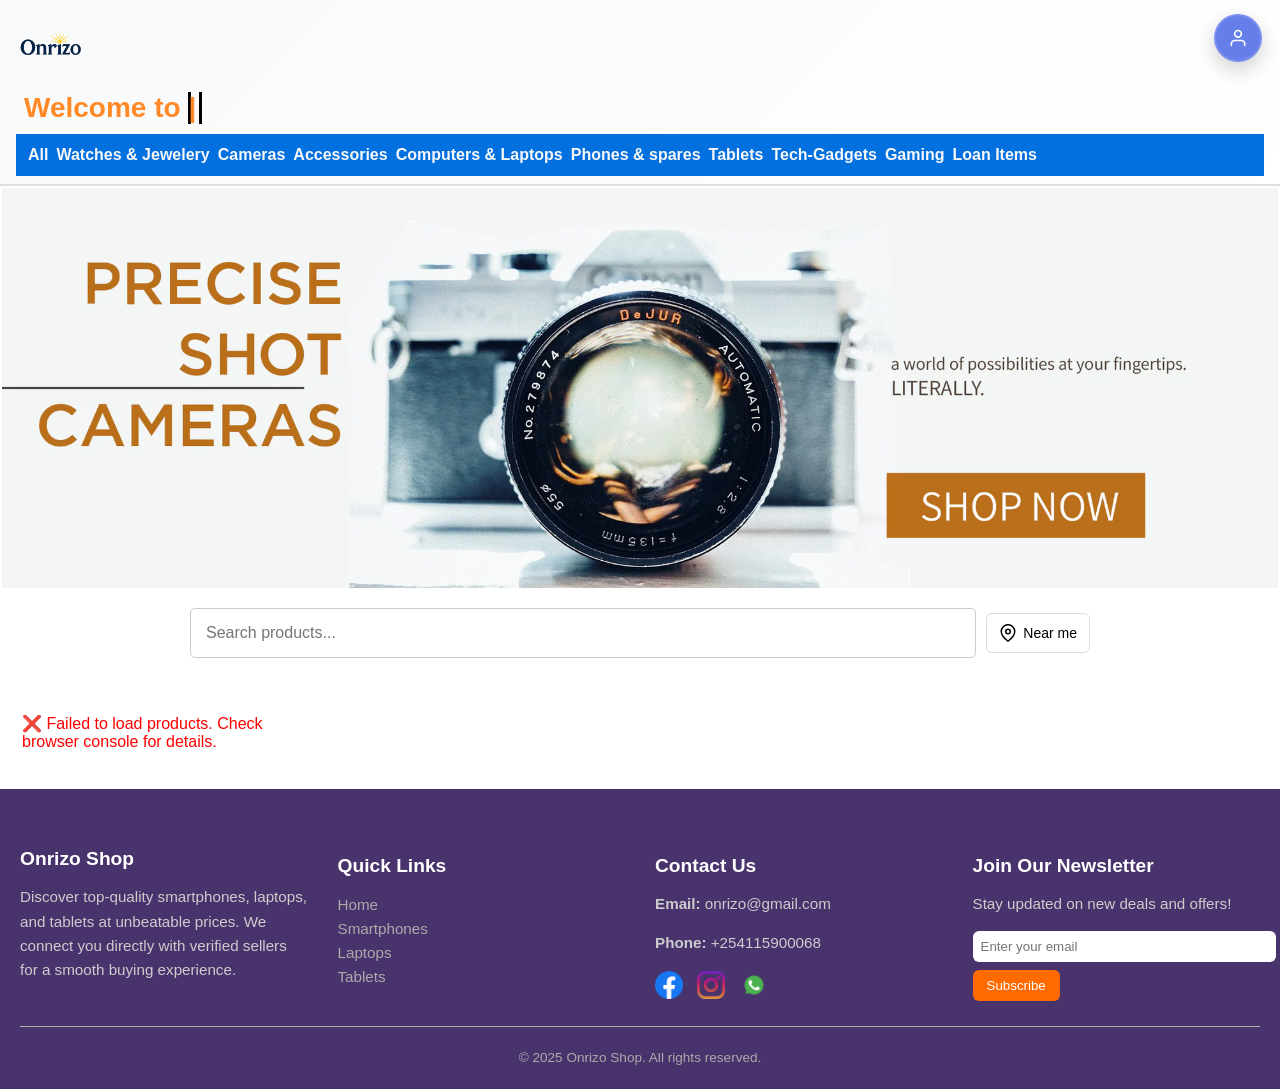
<file: index.html>
<!DOCTYPE html>
<html lang="en">
<head>
    <meta name="description" content="Discover smartphones, laptops, and tablets at Orizo Shop.">
    <meta charset="UTF-8">
    <meta name="viewport" content="width=device-width, initial-scale=1.0">
    <title>Onrizo Shop - Smartphones, Tablets & Laptops</title>
    <link rel="stylesheet" href="styles.css">
</head>
<body>
  <div id="pageLoader" class="active">
    <div>
      <div class="spinner"></div>
      <div class="loader-text">Loading...</div>
    </div>
  </div>

<header>
  <div class="header-top">
    <img src="pics/logo.png" alt="Orizo Shop Logo" class="logo">
  </div>
  <div class="header-middle">
    <h1>We<span id="text"></span><span class="cursor">|</span></h1>
  </div>
  <a href="admin/login.php" class="admin-btn" id="adminBtn" title="Admin" aria-label="Admin">
    <!-- person/user SVG icon -->
    <svg xmlns="http://www.w3.org/2000/svg" width="18" height="18" viewBox="0 0 24 24" fill="none" stroke="currentColor" stroke-width="2" stroke-linecap="round" stroke-linejoin="round" aria-hidden="true">
      <path d="M20 21v-2a4 4 0 0 0-4-4H8a4 4 0 0 0-4 4v2"></path>
      <circle cx="12" cy="7" r="4"></circle>
    </svg>
  </a>
  <div class="header-bottom">
    <div class="hamburger" id="hamburger">
      <span></span>
      <span></span>
      <span></span>
    </div>
  </div>
  <nav id="nav">
  <ul>
    <li><a href="#" class="category-link active" data-category="All">All</a></li>
    <li><a href="#" class="category-link" data-category="Smartwatches">Watches & Jewelery</a></li>
    <li><a href="#" class="category-link" data-category="Cameras">Cameras</a></li>
    <li><a href="#" class="category-link" data-category="Accessories">Accessories</a></li>
    <li><a href="#" class="category-link" data-category="Laptops">Computers & Laptops</a></li>
    <li><a href="#" class="category-link" data-category="Smartphones">Phones & spares</a></li>
    <li><a href="#" class="category-link" data-category="Tablets">Tablets</a></li>
      <li><a href="#" class="category-link" data-category="Tech">Tech-Gadgets</a></li>
      <li><a href="#" class="category-link" data-category="Gaming">Gaming</a></li>
    <li><a href="#" class="category-link" data-category="Loan Items">Loan Items</a></li>
  </ul>
</nav>

</header>


<main>
    <!-- Advertisement Section -->
    <div id="advertisementSection" class="advertisement-section">
        <img src="pics/banner.png" alt="Ad 1">
        <img src="pics/banner1.png" alt="Ad 2">
    </div>

   <!-- Search bar -->
<div class="search-bar">
  <input type="text" id="searchInput" placeholder="Search products..." />
  <button id="locationBtn" class="location-btn" title="Near me" aria-label="Near me">
    <svg xmlns="http://www.w3.org/2000/svg" width="18" height="18" viewBox="0 0 24 24" fill="none" stroke="currentColor" stroke-width="2" stroke-linecap="round" stroke-linejoin="round" aria-hidden="true">
      <path d="M21 10c0 6-9 13-9 13s-9-7-9-13a9 9 0 1 1 18 0z"></path>
      <circle cx="12" cy="10" r="3"></circle>
    </svg>
    <span>Near me</span>
  </button>
  <div id="locationFilters" class="location-filters hidden">
    <select id="countySelect" class="location-select" aria-label="Select county">
      <option value="">All counties</option>
    </select>
    <select id="subcountySelect" class="location-select" aria-label="Select sub-county">
      <option value="">All sub-counties</option>
    </select>
  </div>
</div>
    
  <a href="cart.html" id="floatingCart">🛒 Cart (<span id="cartCount">0</span>)</a>

 <!-- Products will appear here -->
    <div id="products" class="products-section"></div>

    <!-- Product Details Modal -->
    <div id="productModal" class="modal">
        <div class="modal-content">
            <span class="close">&times;</span>
            <div id="modalContent"></div>
        </div>
    </div>
</main>

<footer>
  <div class="footer-container">
    
    <!-- Brand / About -->
    <div class="footer-section about">
      <h3>Onrizo Shop</h3>
      <p>Discover top-quality smartphones, laptops, and tablets at unbeatable prices. 
      We connect you directly with verified sellers for a smooth buying experience.</p>
    </div>

    <!-- Quick Links -->
    <div class="footer-section links">
      <h4>Quick Links</h4>
      <ul>
        <li><a href="#">Home</a></li>
          <li><a href="#">Smartphones</a></li>
          <li><a href="#">Laptops</a></li>
          <li><a href="#">Tablets</a></li>
      </ul>
    </div>

    <!-- Contact -->
    <div class="footer-section contact">
      <h4>Contact Us</h4>
      <p><strong>Email:</strong> onrizo@gmail.com</p>
      <p><strong>Phone:</strong> +254115900068</p>
      <div class="social-icons">
        <a href="#"><img src="pics/facebook.png" alt="Facebook"></a>
        <a href="#"><img src="pics/instagram.png" alt="Instagram"></a>
        <a href="#"><img src="pics/whatsapp.png" alt="WhatsApp"></a>
      </div>
    </div>

    <!-- Newsletter -->
    <div class="footer-section newsletter">
      <h4>Join Our Newsletter</h4>
      <p>Stay updated on new deals and offers!</p>
      <form id="newsletterForm">
        <input type="email" id="newsletterEmail" placeholder="Enter your email" required>
        <button type="submit">Subscribe</button>
      </form>
    </div>
  </div>

  <div class="footer-bottom">
    <p>&copy; 2025 Onrizo Shop. All rights reserved.</p>
  </div>
</footer>


<script src="loader.js"></script>
<script src="script.js"></script>
</body>
</html>
</file>
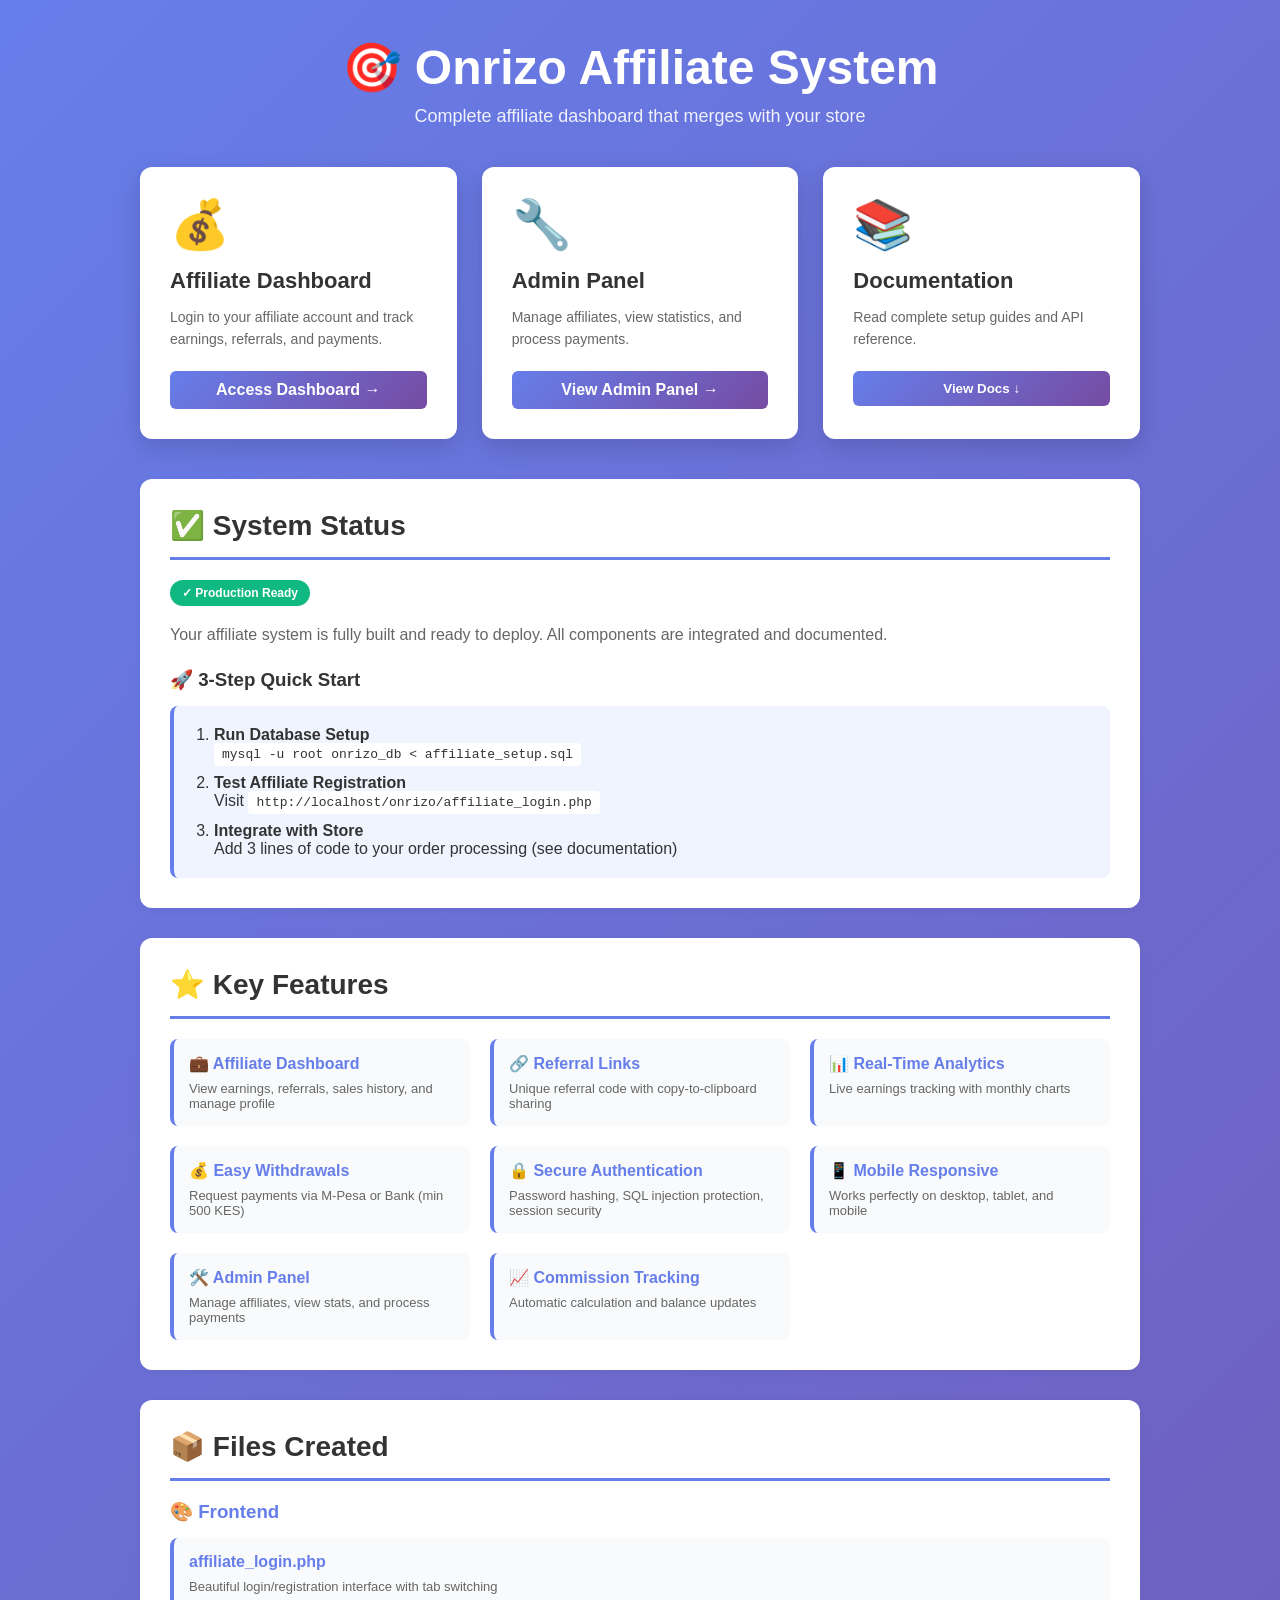
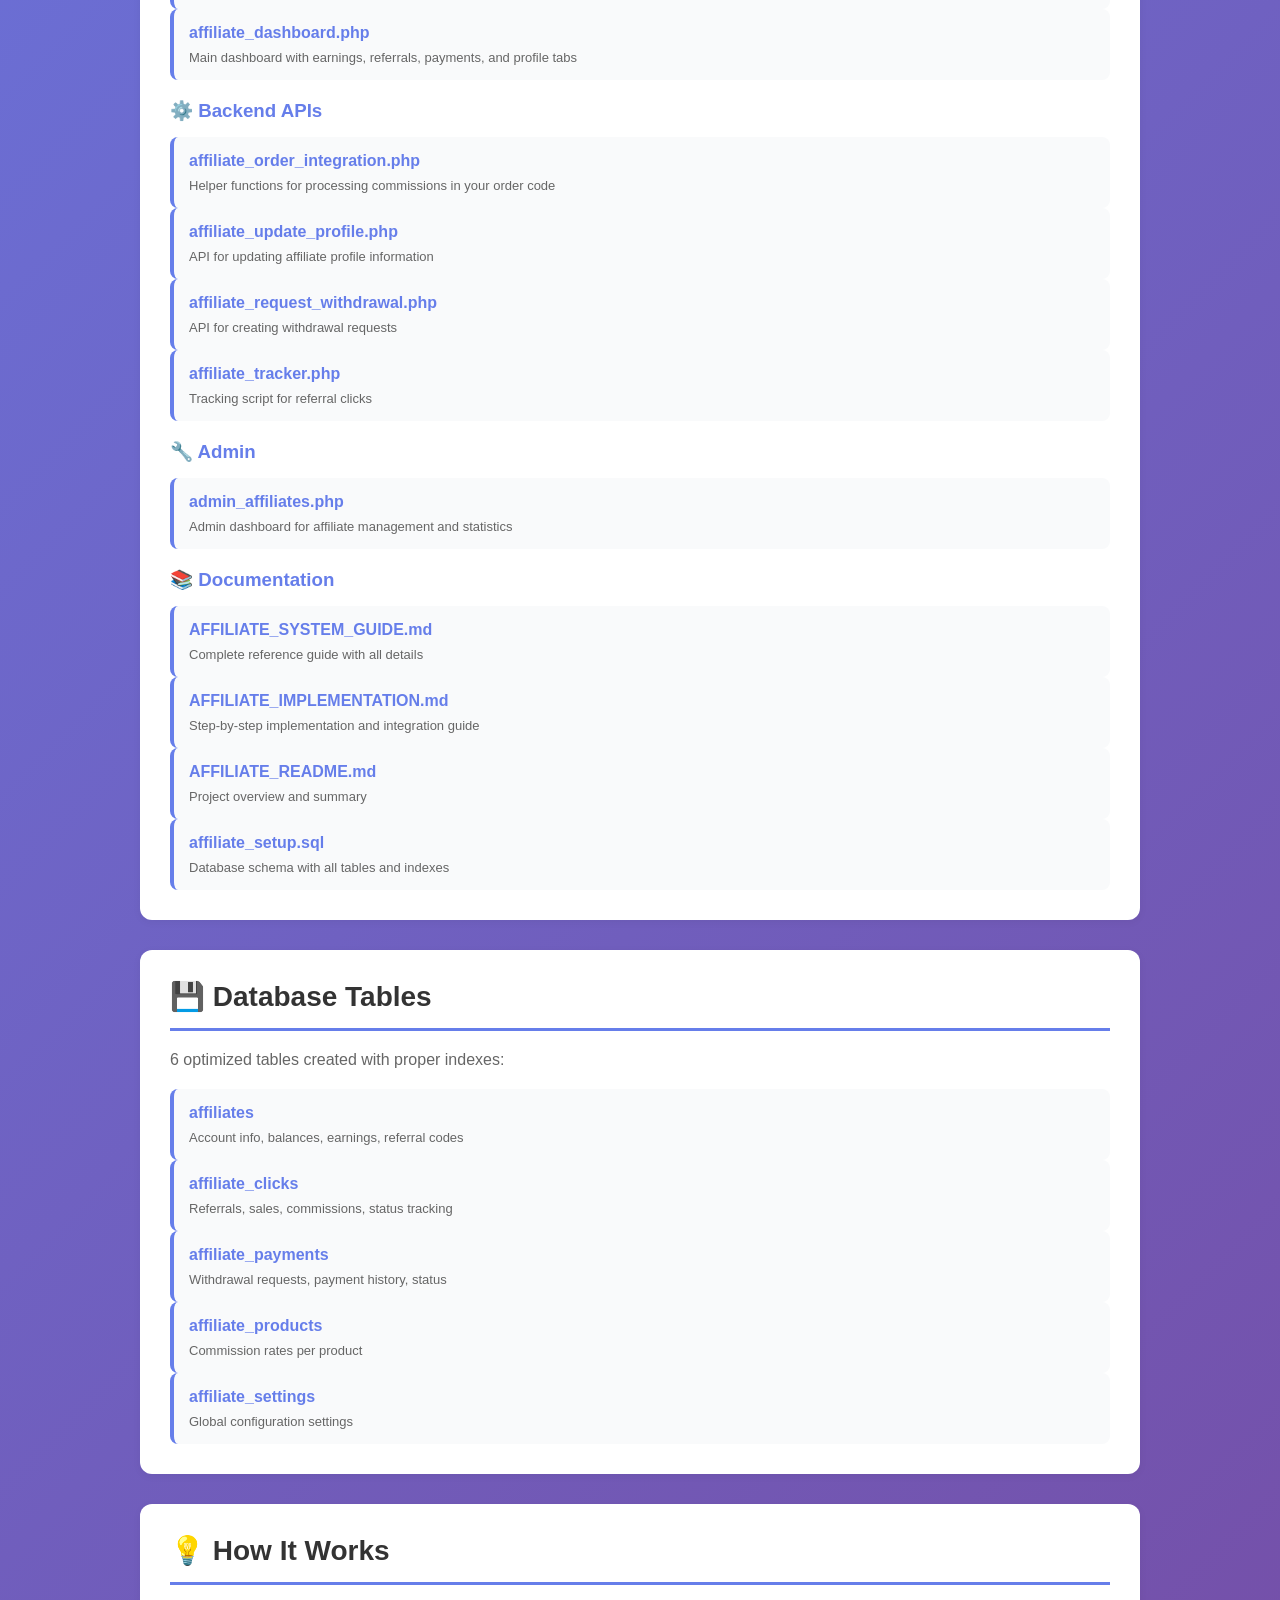
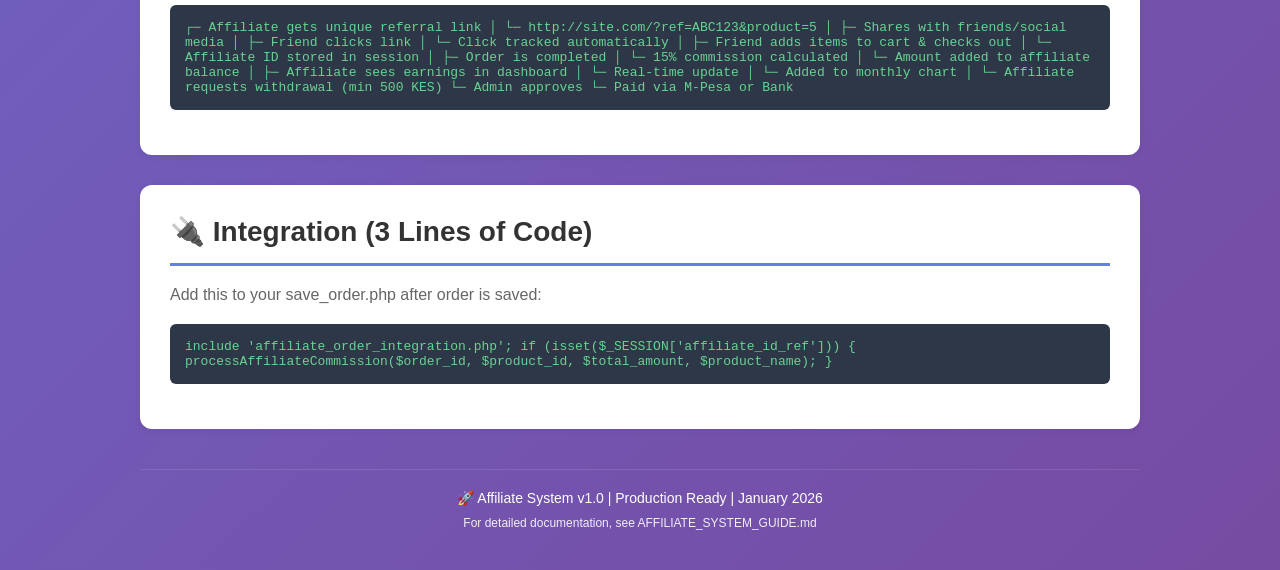
<file: affiliate_index.html>
<!DOCTYPE html>
<html lang="en">
<head>
    <meta charset="UTF-8">
    <meta name="viewport" content="width=device-width, initial-scale=1.0">
    <title>Onrizo Affiliate System - Quick Access</title>
    <style>
        * { margin: 0; padding: 0; box-sizing: border-box; }
        body {
            font-family: 'Segoe UI', Tahoma, Geneva, Verdana, sans-serif;
            background: linear-gradient(135deg, #667eea 0%, #764ba2 100%);
            min-height: 100vh;
            padding: 40px 20px;
        }
        .container {
            max-width: 1000px;
            margin: 0 auto;
        }
        h1 {
            color: white;
            text-align: center;
            margin-bottom: 10px;
            font-size: 48px;
        }
        .subtitle {
            color: rgba(255,255,255,0.9);
            text-align: center;
            margin-bottom: 40px;
            font-size: 18px;
        }
        .grid {
            display: grid;
            grid-template-columns: repeat(auto-fit, minmax(300px, 1fr));
            gap: 25px;
            margin-bottom: 40px;
        }
        .card {
            background: white;
            border-radius: 12px;
            padding: 30px;
            box-shadow: 0 8px 24px rgba(0,0,0,0.15);
            transition: all 0.3s ease;
        }
        .card:hover {
            transform: translateY(-5px);
            box-shadow: 0 12px 32px rgba(0,0,0,0.2);
        }
        .card-icon {
            font-size: 48px;
            margin-bottom: 15px;
        }
        .card h3 {
            color: #333;
            margin-bottom: 12px;
            font-size: 22px;
        }
        .card p {
            color: #666;
            margin-bottom: 20px;
            font-size: 14px;
            line-height: 1.6;
        }
        .card a, .card button {
            display: inline-block;
            padding: 10px 20px;
            background: linear-gradient(135deg, #667eea 0%, #764ba2 100%);
            color: white;
            text-decoration: none;
            border-radius: 6px;
            border: none;
            cursor: pointer;
            font-weight: 600;
            transition: all 0.3s ease;
            width: 100%;
            text-align: center;
        }
        .card a:hover, .card button:hover {
            transform: scale(1.02);
            box-shadow: 0 4px 12px rgba(102, 126, 234, 0.4);
        }
        .section {
            background: white;
            border-radius: 12px;
            padding: 30px;
            margin-bottom: 30px;
            box-shadow: 0 2px 8px rgba(0,0,0,0.05);
        }
        .section h2 {
            color: #333;
            margin-bottom: 20px;
            padding-bottom: 15px;
            border-bottom: 3px solid #667eea;
            font-size: 28px;
        }
        .features {
            display: grid;
            grid-template-columns: repeat(auto-fit, minmax(250px, 1fr));
            gap: 20px;
        }
        .feature-item {
            padding: 15px;
            background: #f9fafb;
            border-radius: 8px;
            border-left: 4px solid #667eea;
        }
        .feature-item strong {
            color: #667eea;
            font-size: 16px;
        }
        .feature-item p {
            color: #666;
            margin-top: 8px;
            font-size: 13px;
        }
        .status {
            display: inline-block;
            background: #10b981;
            color: white;
            padding: 6px 12px;
            border-radius: 20px;
            font-size: 12px;
            font-weight: 600;
            margin-bottom: 20px;
        }
        .code-block {
            background: #2d3748;
            color: #68d391;
            padding: 15px;
            border-radius: 6px;
            font-family: 'Courier New', monospace;
            font-size: 13px;
            overflow-x: auto;
            margin: 15px 0;
        }
        @media (max-width: 768px) {
            h1 { font-size: 32px; }
            .grid { grid-template-columns: 1fr; }
            .subtitle { font-size: 16px; }
        }
    </style>
</head>
<body>
    <div class="container">
        <!-- HEADER -->
        <h1>🎯 Onrizo Affiliate System</h1>
        <p class="subtitle">Complete affiliate dashboard that merges with your store</p>

        <!-- QUICK ACCESS -->
        <div class="grid">
            <!-- Affiliate Dashboard -->
            <div class="card">
                <div class="card-icon">💰</div>
                <h3>Affiliate Dashboard</h3>
                <p>Login to your affiliate account and track earnings, referrals, and payments.</p>
                <a href="affiliate_login.php">Access Dashboard →</a>
            </div>

            <!-- Admin Panel -->
            <div class="card">
                <div class="card-icon">🔧</div>
                <h3>Admin Panel</h3>
                <p>Manage affiliates, view statistics, and process payments.</p>
                <a href="admin_affiliates.php">View Admin Panel →</a>
            </div>

            <!-- Documentation -->
            <div class="card">
                <div class="card-icon">📚</div>
                <h3>Documentation</h3>
                <p>Read complete setup guides and API reference.</p>
                <button onclick="showDocs()">View Docs ↓</button>
            </div>
        </div>

        <!-- STATUS & INFO -->
        <div class="section">
            <h2>✅ System Status</h2>
            <div class="status">✓ Production Ready</div>
            
            <p style="color: #666; margin-bottom: 20px;">Your affiliate system is fully built and ready to deploy. All components are integrated and documented.</p>
            
            <h3 style="color: #333; margin-top: 25px; margin-bottom: 15px;">🚀 3-Step Quick Start</h3>
            <div style="background: #f0f4ff; padding: 20px; border-radius: 8px; border-left: 4px solid #667eea;">
                <ol style="margin-left: 20px; color: #333;">
                    <li style="margin-bottom: 12px;"><strong>Run Database Setup</strong><br/>
                        <code style="background: #fff; padding: 4px 8px; border-radius: 4px; font-family: monospace;">mysql -u root onrizo_db &lt; affiliate_setup.sql</code>
                    </li>
                    <li style="margin-bottom: 12px;"><strong>Test Affiliate Registration</strong><br/>
                        Visit <code style="background: #fff; padding: 4px 8px; border-radius: 4px; font-family: monospace;">http://localhost/onrizo/affiliate_login.php</code>
                    </li>
                    <li><strong>Integrate with Store</strong><br/>
                        Add 3 lines of code to your order processing (see documentation)
                    </li>
                </ol>
            </div>
        </div>

        <!-- FEATURES -->
        <div class="section">
            <h2>⭐ Key Features</h2>
            <div class="features">
                <div class="feature-item">
                    <strong>💼 Affiliate Dashboard</strong>
                    <p>View earnings, referrals, sales history, and manage profile</p>
                </div>
                <div class="feature-item">
                    <strong>🔗 Referral Links</strong>
                    <p>Unique referral code with copy-to-clipboard sharing</p>
                </div>
                <div class="feature-item">
                    <strong>📊 Real-Time Analytics</strong>
                    <p>Live earnings tracking with monthly charts</p>
                </div>
                <div class="feature-item">
                    <strong>💰 Easy Withdrawals</strong>
                    <p>Request payments via M-Pesa or Bank (min 500 KES)</p>
                </div>
                <div class="feature-item">
                    <strong>🔒 Secure Authentication</strong>
                    <p>Password hashing, SQL injection protection, session security</p>
                </div>
                <div class="feature-item">
                    <strong>📱 Mobile Responsive</strong>
                    <p>Works perfectly on desktop, tablet, and mobile</p>
                </div>
                <div class="feature-item">
                    <strong>🛠️ Admin Panel</strong>
                    <p>Manage affiliates, view stats, and process payments</p>
                </div>
                <div class="feature-item">
                    <strong>📈 Commission Tracking</strong>
                    <p>Automatic calculation and balance updates</p>
                </div>
            </div>
        </div>

        <!-- FILES CREATED -->
        <div class="section">
            <h2>📦 Files Created</h2>
            
            <h3 style="color: #667eea; margin-top: 20px; margin-bottom: 15px;">🎨 Frontend</h3>
            <div class="feature-item">
                <strong>affiliate_login.php</strong>
                <p>Beautiful login/registration interface with tab switching</p>
            </div>
            <div class="feature-item">
                <strong>affiliate_dashboard.php</strong>
                <p>Main dashboard with earnings, referrals, payments, and profile tabs</p>
            </div>

            <h3 style="color: #667eea; margin-top: 20px; margin-bottom: 15px;">⚙️ Backend APIs</h3>
            <div class="feature-item">
                <strong>affiliate_order_integration.php</strong>
                <p>Helper functions for processing commissions in your order code</p>
            </div>
            <div class="feature-item">
                <strong>affiliate_update_profile.php</strong>
                <p>API for updating affiliate profile information</p>
            </div>
            <div class="feature-item">
                <strong>affiliate_request_withdrawal.php</strong>
                <p>API for creating withdrawal requests</p>
            </div>
            <div class="feature-item">
                <strong>affiliate_tracker.php</strong>
                <p>Tracking script for referral clicks</p>
            </div>

            <h3 style="color: #667eea; margin-top: 20px; margin-bottom: 15px;">🔧 Admin</h3>
            <div class="feature-item">
                <strong>admin_affiliates.php</strong>
                <p>Admin dashboard for affiliate management and statistics</p>
            </div>

            <h3 style="color: #667eea; margin-top: 20px; margin-bottom: 15px;">📚 Documentation</h3>
            <div class="feature-item">
                <strong>AFFILIATE_SYSTEM_GUIDE.md</strong>
                <p>Complete reference guide with all details</p>
            </div>
            <div class="feature-item">
                <strong>AFFILIATE_IMPLEMENTATION.md</strong>
                <p>Step-by-step implementation and integration guide</p>
            </div>
            <div class="feature-item">
                <strong>AFFILIATE_README.md</strong>
                <p>Project overview and summary</p>
            </div>
            <div class="feature-item">
                <strong>affiliate_setup.sql</strong>
                <p>Database schema with all tables and indexes</p>
            </div>
        </div>

        <!-- DATABASE -->
        <div class="section">
            <h2>💾 Database Tables</h2>
            <p style="color: #666; margin-bottom: 20px;">6 optimized tables created with proper indexes:</p>
            
            <div class="feature-item">
                <strong>affiliates</strong>
                <p>Account info, balances, earnings, referral codes</p>
            </div>
            <div class="feature-item">
                <strong>affiliate_clicks</strong>
                <p>Referrals, sales, commissions, status tracking</p>
            </div>
            <div class="feature-item">
                <strong>affiliate_payments</strong>
                <p>Withdrawal requests, payment history, status</p>
            </div>
            <div class="feature-item">
                <strong>affiliate_products</strong>
                <p>Commission rates per product</p>
            </div>
            <div class="feature-item">
                <strong>affiliate_settings</strong>
                <p>Global configuration settings</p>
            </div>
        </div>

        <!-- COMMISSION FLOW -->
        <div class="section">
            <h2>💡 How It Works</h2>
            <div class="code-block">
┌─ Affiliate gets unique referral link
│  └─ http://site.com/?ref=ABC123&product=5
│
├─ Shares with friends/social media
│
├─ Friend clicks link
│  └─ Click tracked automatically
│
├─ Friend adds items to cart & checks out
│  └─ Affiliate ID stored in session
│
├─ Order is completed
│  └─ 15% commission calculated
│  └─ Amount added to affiliate balance
│
├─ Affiliate sees earnings in dashboard
│  └─ Real-time update
│  └─ Added to monthly chart
│
└─ Affiliate requests withdrawal (min 500 KES)
   └─ Admin approves
   └─ Paid via M-Pesa or Bank
            </div>
        </div>

        <!-- INTEGRATION -->
        <div class="section">
            <h2>🔌 Integration (3 Lines of Code)</h2>
            <p style="color: #666; margin-bottom: 20px;">Add this to your save_order.php after order is saved:</p>
            <div class="code-block">
include 'affiliate_order_integration.php';
if (isset($_SESSION['affiliate_id_ref'])) {
    processAffiliateCommission($order_id, $product_id, $total_amount, $product_name);
}
            </div>
        </div>

        <!-- FOOTER -->
        <div style="text-align: center; color: white; margin-top: 40px; padding-top: 20px; border-top: 1px solid rgba(255,255,255,0.1);">
            <p style="font-size: 14px; margin-bottom: 10px;">🚀 Affiliate System v1.0 | Production Ready | January 2026</p>
            <p style="font-size: 12px; opacity: 0.9;">For detailed documentation, see AFFILIATE_SYSTEM_GUIDE.md</p>
        </div>
    </div>

    <script>
        function showDocs() {
            alert('Documentation files available:\n\n📘 AFFILIATE_SYSTEM_GUIDE.md - Complete reference\n📗 AFFILIATE_IMPLEMENTATION.md - Setup guide\n📙 AFFILIATE_README.md - Project summary');
        }
    </script>
</body>
</html>
</file>
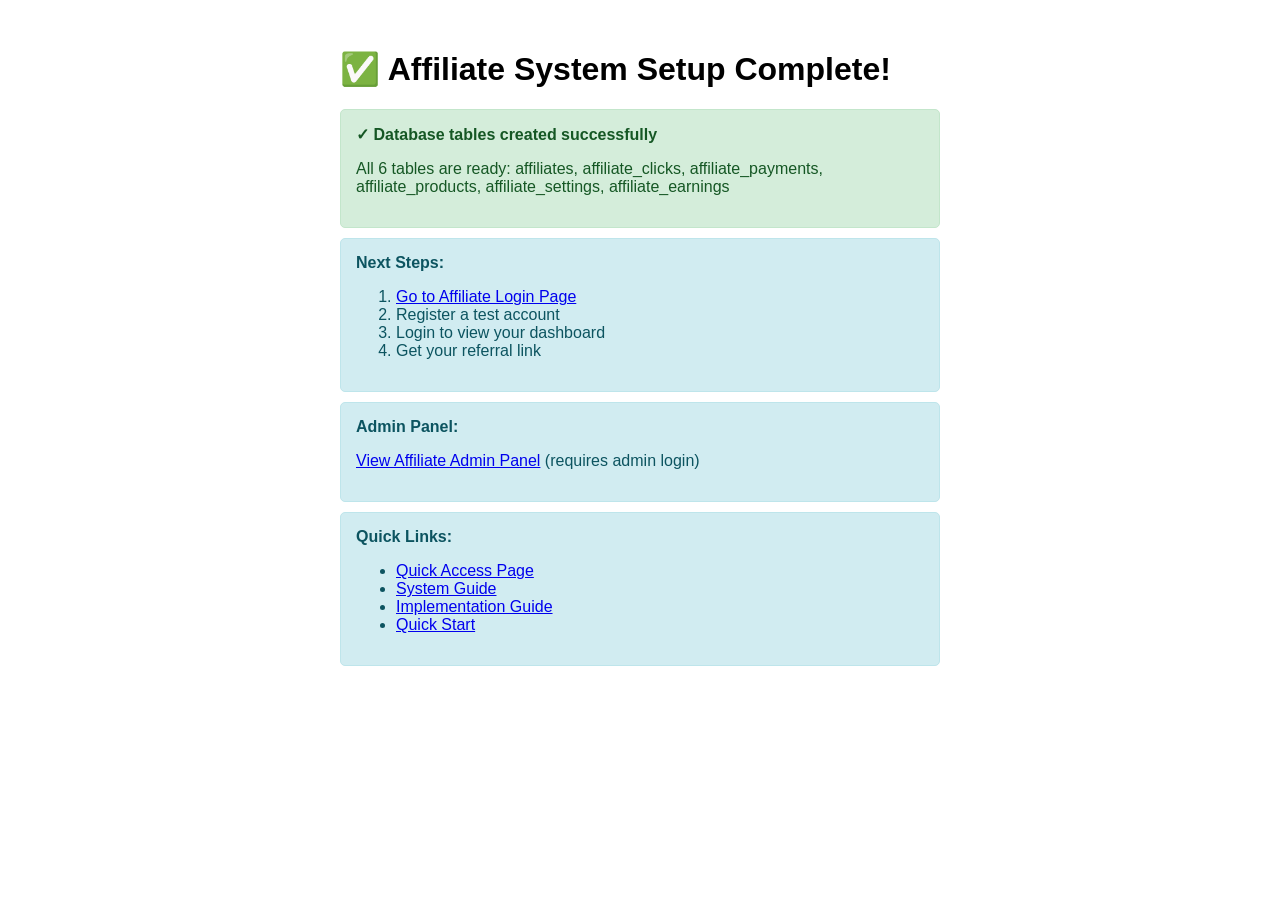
<file: affiliate_setup_complete.html>
<!DOCTYPE html>
<html>
<head>
    <title>Affiliate System - Setup Test</title>
    <style>
        body { font-family: Arial; max-width: 600px; margin: 50px auto; }
        .status { padding: 15px; margin: 10px 0; border-radius: 5px; }
        .success { background: #d4edda; border: 1px solid #c3e6cb; color: #155724; }
        .error { background: #f8d7da; border: 1px solid #f5c6cb; color: #721c24; }
        .info { background: #d1ecf1; border: 1px solid #bee5eb; color: #0c5460; }
        button { padding: 10px 20px; background: #667eea; color: white; border: none; border-radius: 5px; cursor: pointer; }
        button:hover { background: #764ba2; }
    </style>
</head>
<body>
    <h1>✅ Affiliate System Setup Complete!</h1>
    
    <div class="status success">
        <strong>✓ Database tables created successfully</strong>
        <p>All 6 tables are ready: affiliates, affiliate_clicks, affiliate_payments, affiliate_products, affiliate_settings, affiliate_earnings</p>
    </div>

    <div class="status info">
        <strong>Next Steps:</strong>
        <ol>
            <li><a href="affiliate_login.php">Go to Affiliate Login Page</a></li>
            <li>Register a test account</li>
            <li>Login to view your dashboard</li>
            <li>Get your referral link</li>
        </ol>
    </div>

    <div class="status info">
        <strong>Admin Panel:</strong>
        <p><a href="admin_affiliates.php">View Affiliate Admin Panel</a> (requires admin login)</p>
    </div>

    <div class="status info">
        <strong>Quick Links:</strong>
        <ul>
            <li><a href="affiliate_index.html">Quick Access Page</a></li>
            <li><a href="AFFILIATE_SYSTEM_GUIDE.md">System Guide</a></li>
            <li><a href="AFFILIATE_IMPLEMENTATION.md">Implementation Guide</a></li>
            <li><a href="START_AFFILIATE_HERE.txt">Quick Start</a></li>
        </ul>
    </div>

    <script>
        console.log('✅ Affiliate system ready!');
    </script>
</body>
</html>
</file>
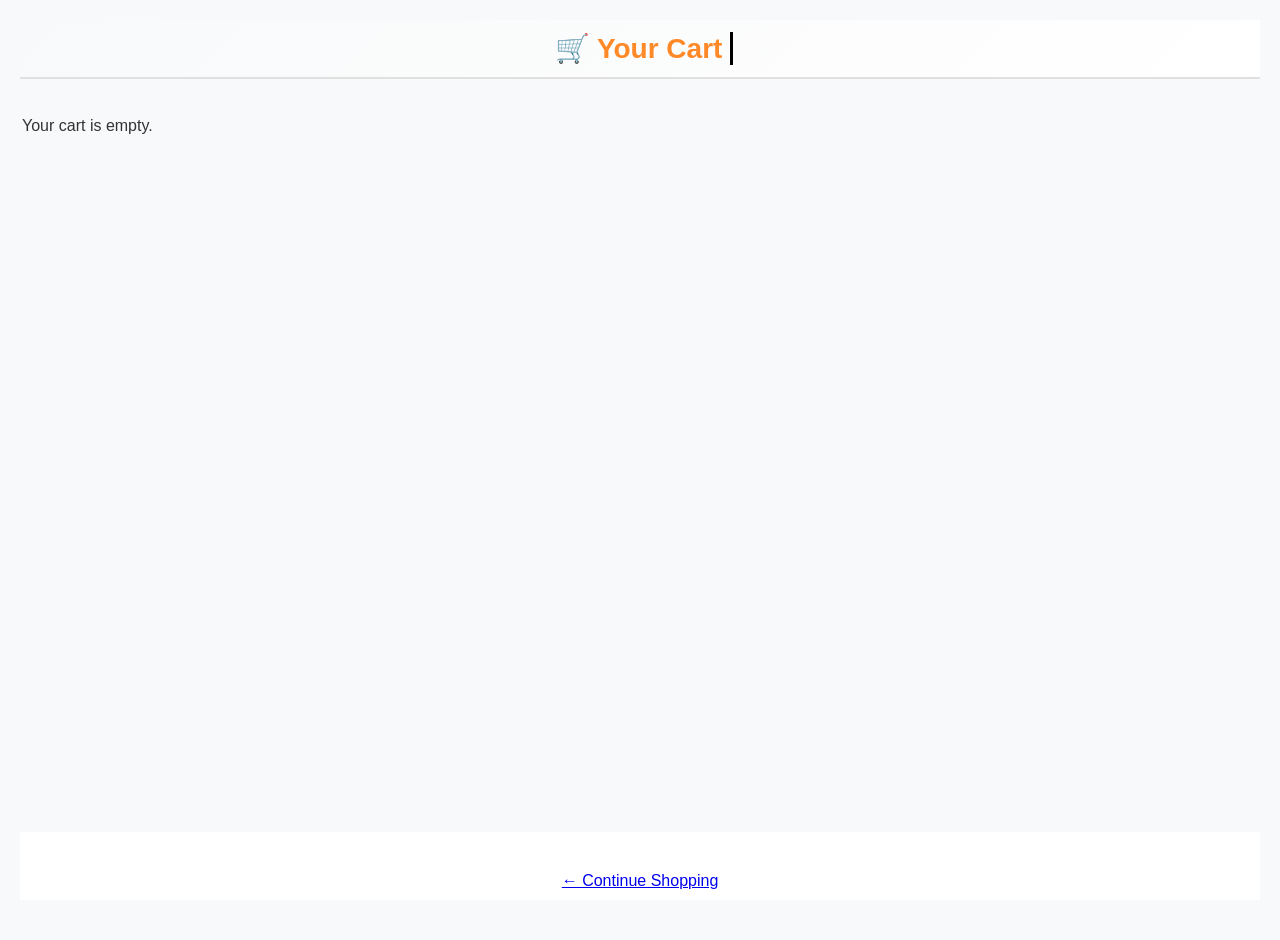
<file: cart.html>
<!DOCTYPE html>
<html lang="en">
<head>
  <meta charset="UTF-8" />
  <meta name="viewport" content="width=device-width, initial-scale=1.0">
  <title>Your Cart - Onrizo Shop</title>
  <link rel="stylesheet" href="styles.css" />
  <style>
    body {
      font-family: Arial, sans-serif;
      margin: 20px;
      background: #f8f9fa;
      color: #333;
    }
    header, footer {
      text-align: center;
      margin-bottom: 20px;
    }
    .cart-item {
      display: flex;
      align-items: center;
      background: #fff;
      margin-bottom: 10px;
      border-radius: 10px;
      box-shadow: 0 2px 6px rgba(0,0,0,0.1);
      padding: 10px;
    }
    .cart-item img {
      border-radius: 8px;
      margin-right: 15px;
    }
    .cart-item h3 {
      margin: 0;
    }
    .cart-item button {
      background: #ff4d4f;
      color: #fff;
      border: none;
      padding: 6px 12px;
      border-radius: 6px;
      cursor: pointer;
      margin-top: 8px;
      font-size: 14px;
    }
    .cart-item button:hover {
      background: #e03e3e;
    }
    .total {
      text-align: right;
      font-size: 1.3em;
      margin-top: 20px;
    }
    .btn {
      display: block;
      width: fit-content;
      margin: 15px auto;
      padding: 10px 20px;
      font-size: 15px;
      border: none;
      border-radius: 8px;
      cursor: pointer;
      color: #fff;
      background: #000;
      transition: background 0.2s;
    }
    .btn:hover {
      background: #333;
    }
    .clear-btn {
      background: #ff4d4f;
    }
    .clear-btn:hover {
      background: #d93030;
    }
      footer {
          background: white;
      }

    /* Order Modal Styles */
    .modal {
      display: none;
      position: fixed;
      z-index: 10000;
      left: 0;
      top: 0;
      width: 100%;
      height: 100%;
      background-color: rgba(0, 0, 0, 0.5);
      animation: fadeIn 0.3s ease;
    }

    @keyframes fadeIn {
      from { opacity: 0; }
      to { opacity: 1; }
    }

    .modal.show {
      display: flex;
      align-items: center;
      justify-content: center;
    }

    .modal-content {
      background: white;
      padding: 30px;
      border-radius: 12px;
      width: 90%;
      max-width: 500px;
      box-shadow: 0 10px 40px rgba(0, 0, 0, 0.2);
      animation: slideUp 0.3s ease;
    }

    @keyframes slideUp {
      from { transform: translateY(50px); opacity: 0; }
      to { transform: translateY(0); opacity: 1; }
    }

    .modal-content h2 {
      margin-top: 0;
      color: #333;
      border-bottom: 2px solid #0270df;
      padding-bottom: 15px;
    }

    .form-group {
      margin-bottom: 15px;
      display: flex;
      flex-direction: column;
    }

    .form-group label {
      font-weight: bold;
      margin-bottom: 5px;
      color: #444;
    }

    .form-group input {
      padding: 10px 12px;
      border: 1px solid #ddd;
      border-radius: 6px;
      font-size: 14px;
      transition: border 0.3s ease;
    }

    .form-group input:focus {
      outline: none;
      border-color: #0270df;
      box-shadow: 0 0 5px rgba(2, 112, 223, 0.2);
    }

    .modal-buttons {
      display: flex;
      gap: 10px;
      margin-top: 20px;
      justify-content: space-between;
    }

    .modal-buttons button {
      flex: 1;
      padding: 10px;
      border: none;
      border-radius: 6px;
      cursor: pointer;
      font-size: 14px;
      font-weight: bold;
      transition: all 0.3s ease;
    }

    .modal-buttons .submit-btn {
      background: #0270df;
      color: white;
    }

    .modal-buttons .submit-btn:hover {
      background: #0257b8;
      transform: translateY(-2px);
      box-shadow: 0 5px 15px rgba(2, 112, 223, 0.3);
    }

    .modal-buttons .cancel-btn {
      background: #f0f0f0;
      color: #333;
    }

    .modal-buttons .cancel-btn:hover {
      background: #e0e0e0;
    }

    .checkout-buttons {
      display: flex;
      flex-wrap: wrap;
      gap: 10px;
      justify-content: center;
      margin-top: 20px;
    }

    .checkout-buttons .btn {
      flex: 1;
      min-width: 150px;
    }

    .order-now-btn {
      background: #28a745 !important;
    }

    .order-now-btn:hover {
      background: #218838 !important;
    }

    .success-message {
      background: #d4edda;
      color: #155724;
      padding: 12px;
      border-radius: 6px;
      margin-bottom: 15px;
      text-align: center;
      border: 1px solid #c3e6cb;
    }
  
  </style>
</head>
<body>
  <div id="pageLoader" class="active">
    <div>
      <div class="spinner"></div>
      <div class="loader-text">Loading...</div>
    </div>
  </div>
  <header>
    <h1>🛒 Your Cart</h1>
  </header>

  <main id="cartContainer"></main>

  <!-- Order Modal -->
  <div id="orderModal" class="modal">
    <div class="modal-content">
      <h2>Place Your Order</h2>
      <div id="successMessage" class="success-message" style="display:none;"></div>
      <form id="orderForm" onsubmit="submitOrder(event)">
        <div class="form-group">
          <label for="customerName">Full Name *</label>
          <input type="text" id="customerName" name="name" placeholder="Enter your full name" required>
        </div>
        <div class="form-group">
          <label for="customerEmail">Email Address *</label>
          <input type="email" id="customerEmail" name="email" placeholder="Enter your email" required>
        </div>
        <div class="form-group">
          <label for="customerPhone">Phone Number *</label>
          <input type="tel" id="customerPhone" name="phone" placeholder="Enter your phone number (e.g., 254712345678)" required>
        </div>
        <div class="form-group">
          <label for="customerLocation">Delivery Location</label>
          <input type="text" id="customerLocation" name="location" placeholder="Enter your delivery location">
        </div>
        <div class="modal-buttons">
          <button type="submit" class="submit-btn">✓ Place Order</button>
          <button type="button" class="cancel-btn" onclick="closeOrderModal()">✕ Cancel</button>
        </div>
      </form>
    </div>
  </div>

  <footer>
    <a href="index.html">← Continue Shopping</a>
  </footer>

  <script>
    let cart = JSON.parse(localStorage.getItem("cart")) || [];
    const container = document.getElementById("cartContainer");

    function saveCart() {
      localStorage.setItem("cart", JSON.stringify(cart));
    }

    function displayCart() {
      if (cart.length === 0) {
        container.innerHTML = "<p>Your cart is empty.</p>";
        return;
      }

      let total = 0;
      container.innerHTML = cart.map((item, index) => {
        const subTotal = item.price * item.quantity;
        total += subTotal;
        return `
          <div class="cart-item">
            <img src="${item.image}" width="80" alt="${item.name}">
            <div>
              <h3>${item.name}</h3>
              <p>KES ${Number(item.price).toLocaleString()} x ${item.quantity}</p>
              <p><strong>Subtotal:</strong> KES ${subTotal.toLocaleString()}</p>
              <button onclick="removeOne(${index})">Remove One</button>
            </div>
          </div>
      `;
    }).join("") + `
        <div class="total"><h2>Total: KES ${total.toLocaleString()}</h2></div>
        <div class="checkout-buttons">
          <button class="btn clear-btn" onclick="clearCart()">Clear Cart</button>
          <button class="btn checkout-btn" onclick="goToCheckout(${total})">Proceed to Checkout</button>
          <button class="btn order-now-btn" onclick="showOrderModal()">Order Now</button>
        </div>
      `;
    }

    function removeOne(index) {
      if (cart[index].quantity > 1) {
        cart[index].quantity -= 1;
      } else {
        cart.splice(index, 1);
      }
      saveCart();
      displayCart();
    }

    function clearCart() {
      if (confirm("Are you sure you want to clear your cart?")) {
        cart = [];
        saveCart();
        displayCart();
      }
    }

    function goToCheckout(total) {
      localStorage.setItem("checkoutTotal", total);
      window.location.href = "checkout.html";
    }

    function showOrderModal() {
      if (cart.length === 0) {
        alert("Your cart is empty. Add products first!");
        return;
      }
      document.getElementById("orderModal").classList.add("show");
    }

    function closeOrderModal() {
      document.getElementById("orderModal").classList.remove("show");
      document.getElementById("orderForm").reset();
      document.getElementById("successMessage").style.display = "none";
    }

    async function submitOrder(event) {
      event.preventDefault();

      const name = document.getElementById("customerName").value.trim();
      const email = document.getElementById("customerEmail").value.trim();
      const phone = document.getElementById("customerPhone").value.trim();
      const location = document.getElementById("customerLocation").value.trim();

      // Validate inputs
      if (!name || !email || !phone) {
        alert("Please fill in all required fields!");
        return;
      }

      if (!/^[^\s@]+@[^\s@]+\.[^\s@]+$/.test(email)) {
        alert("Please enter a valid email address!");
        return;
      }

      if (!/^\d{10,15}$/.test(phone.replace(/\D/g, ""))) {
        alert("Please enter a valid phone number!");
        return;
      }

      // Prepare order data
      const storedRef = localStorage.getItem('affiliate_ref');
      const refObj = storedRef ? JSON.parse(storedRef) : null;

      const orderData = {
        name,
        email,
        phone,
        location,
        cart: JSON.parse(JSON.stringify(cart)),
        total: cart.reduce((sum, item) => sum + item.price * item.quantity, 0),
        timestamp: new Date().toISOString(),
        affiliate_ref: refObj ? refObj.token : null,
        affiliate_product: refObj ? refObj.product : null
      };

      try {
        const response = await fetch("save_order.php", {
          method: "POST",
          headers: {
            "Content-Type": "application/json"
          },
          body: JSON.stringify(orderData)
        });

        const result = await response.json();

        if (result.success) {
          // Show success message
          const successMsg = document.getElementById("successMessage");
          successMsg.textContent = `✓ Order placed successfully! Order ID: ${result.order_id}`;
          successMsg.style.display = "block";

          // Reset form and clear cart
          document.getElementById("orderForm").reset();
          setTimeout(() => {
            cart = [];
            saveCart();
            closeOrderModal();
            displayCart();
            alert("Thank you for your order! You will receive a confirmation email shortly.");
          }, 2000);
        } else {
          alert("Error placing order: " + (result.message || "Unknown error"));
        }
      } catch (error) {
        console.error("Error:", error);
        alert("Failed to place order. Please try again.");
      }
    }

    // Close modal when clicking outside of it
    window.onclick = function(event) {
      const modal = document.getElementById("orderModal");
      if (event.target == modal) {
        closeOrderModal();
      }
    }

    // Initial render
    displayCart();
  </script>
  <script src="loader.js"></script>
</body>
</html>
</file>
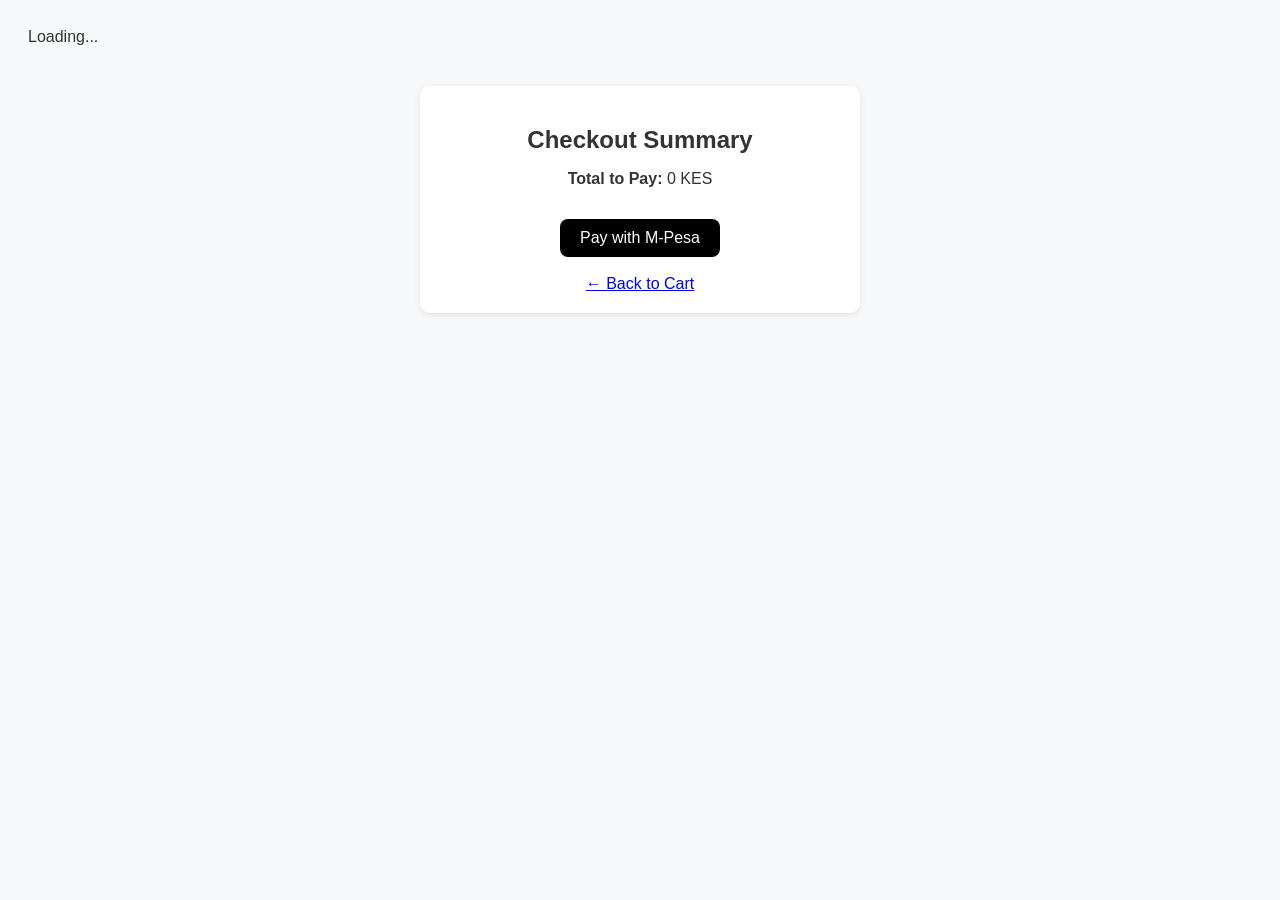
<file: checkout.html>
<!DOCTYPE html>
<html lang="en">
<head>
  <meta charset="UTF-8">
  <meta name="viewport" content="width=device-width, initial-scale=1.0">
  <title>Checkout - Onrizo Shop</title>
  <style>
    body {
      font-family: Arial, sans-serif;
      background: #f8f9fa;
      color: #333;
      padding: 20px;
    }
    .checkout-box {
      background: #fff;
      max-width: 400px;
      margin: 40px auto;
      padding: 20px;
      border-radius: 10px;
      box-shadow: 0 2px 6px rgba(0,0,0,0.1);
      text-align: center;
    }
    h2 { margin-bottom: 10px; }
    .btn {
      display: inline-block;
      background: #000;
      color: #fff;
      padding: 10px 20px;
      border-radius: 8px;
      text-decoration: none;
      margin-top: 15px;
    }
    .btn:hover {
      background: #333;
    }
  </style>
</head>
<body>
  <div id="pageLoader" class="active">
    <div>
      <div class="spinner"></div>
      <div class="loader-text">Loading...</div>
    </div>
  </div>
  <div class="checkout-box">
    <h2>Checkout Summary</h2>
    <p><strong>Total to Pay:</strong> <span id="totalAmount"></span> KES</p>
    <a href="mpesa_payment.html" class="btn">Pay with M-Pesa</a>
    <br><br>
    <a href="cart.html">← Back to Cart</a>
  </div>

  <script>
    const total = localStorage.getItem("checkoutTotal") || 0;
    document.getElementById("totalAmount").textContent = Number(total).toLocaleString();
  </script>
  <script src="loader.js"></script>
</body>
</html>
</file>
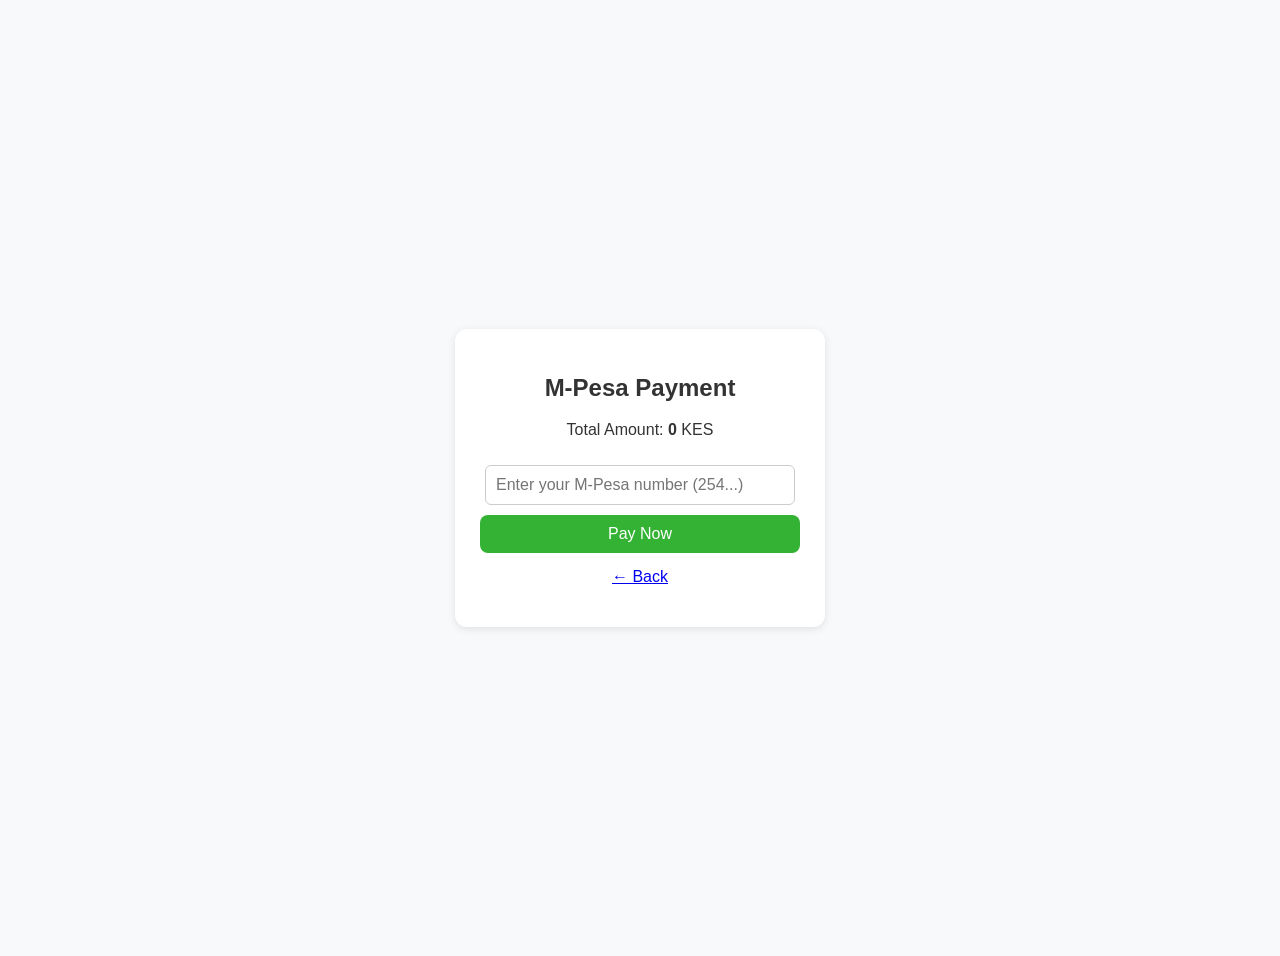
<file: mpesa_payment.html>
<!DOCTYPE html>
<html lang="en">
<head>
  <meta charset="UTF-8" />
  <meta name="viewport" content="width=device-width, initial-scale=1.0" />
  <title>Pay with M-Pesa - Onrizo Shop</title>
  <style>
    body {
      font-family: Arial, sans-serif;
      background: #f8f9fa;
      color: #333;
      padding: 20px;
      display: flex;
      justify-content: center;
      align-items: center;
      height: 100vh;
    }
    .payment-box {
      background: #fff;
      padding: 25px;
      border-radius: 12px;
      box-shadow: 0 2px 8px rgba(0,0,0,0.1);
      text-align: center;
      width: 320px;
    }
    input {
      width: 90%;
      padding: 10px;
      margin: 10px 0;
      border: 1px solid #ccc;
      border-radius: 6px;
      font-size: 16px;
    }
    button {
      width: 100%;
      background: #34b233;
      color: white;
      border: none;
      padding: 10px;
      font-size: 16px;
      border-radius: 8px;
      cursor: pointer;
      transition: background 0.2s;
    }
    button:hover {
      background: #2a8d29;
    }
  </style>
</head>
<body>
  <div class="payment-box">
    <h2>M-Pesa Payment</h2>
    <p>Total Amount: <strong id="amount"></strong> KES</p>
    <form id="mpesaForm" method="POST" action="stk_push.php">
      <input type="hidden" name="amount" id="amountInput" />
      <input type="tel" name="phone" placeholder="Enter your M-Pesa number (254...)" required />
      <button type="submit">Pay Now</button>
    </form>
    <p style="margin-top:15px;"><a href="checkout.html">← Back</a></p>
  </div>

  <script>
    const total = localStorage.getItem("checkoutTotal") || 0;
    document.getElementById("amount").textContent = Number(total).toLocaleString();
    document.getElementById("amountInput").value = total;
  </script>
</body>
</html>
</file>
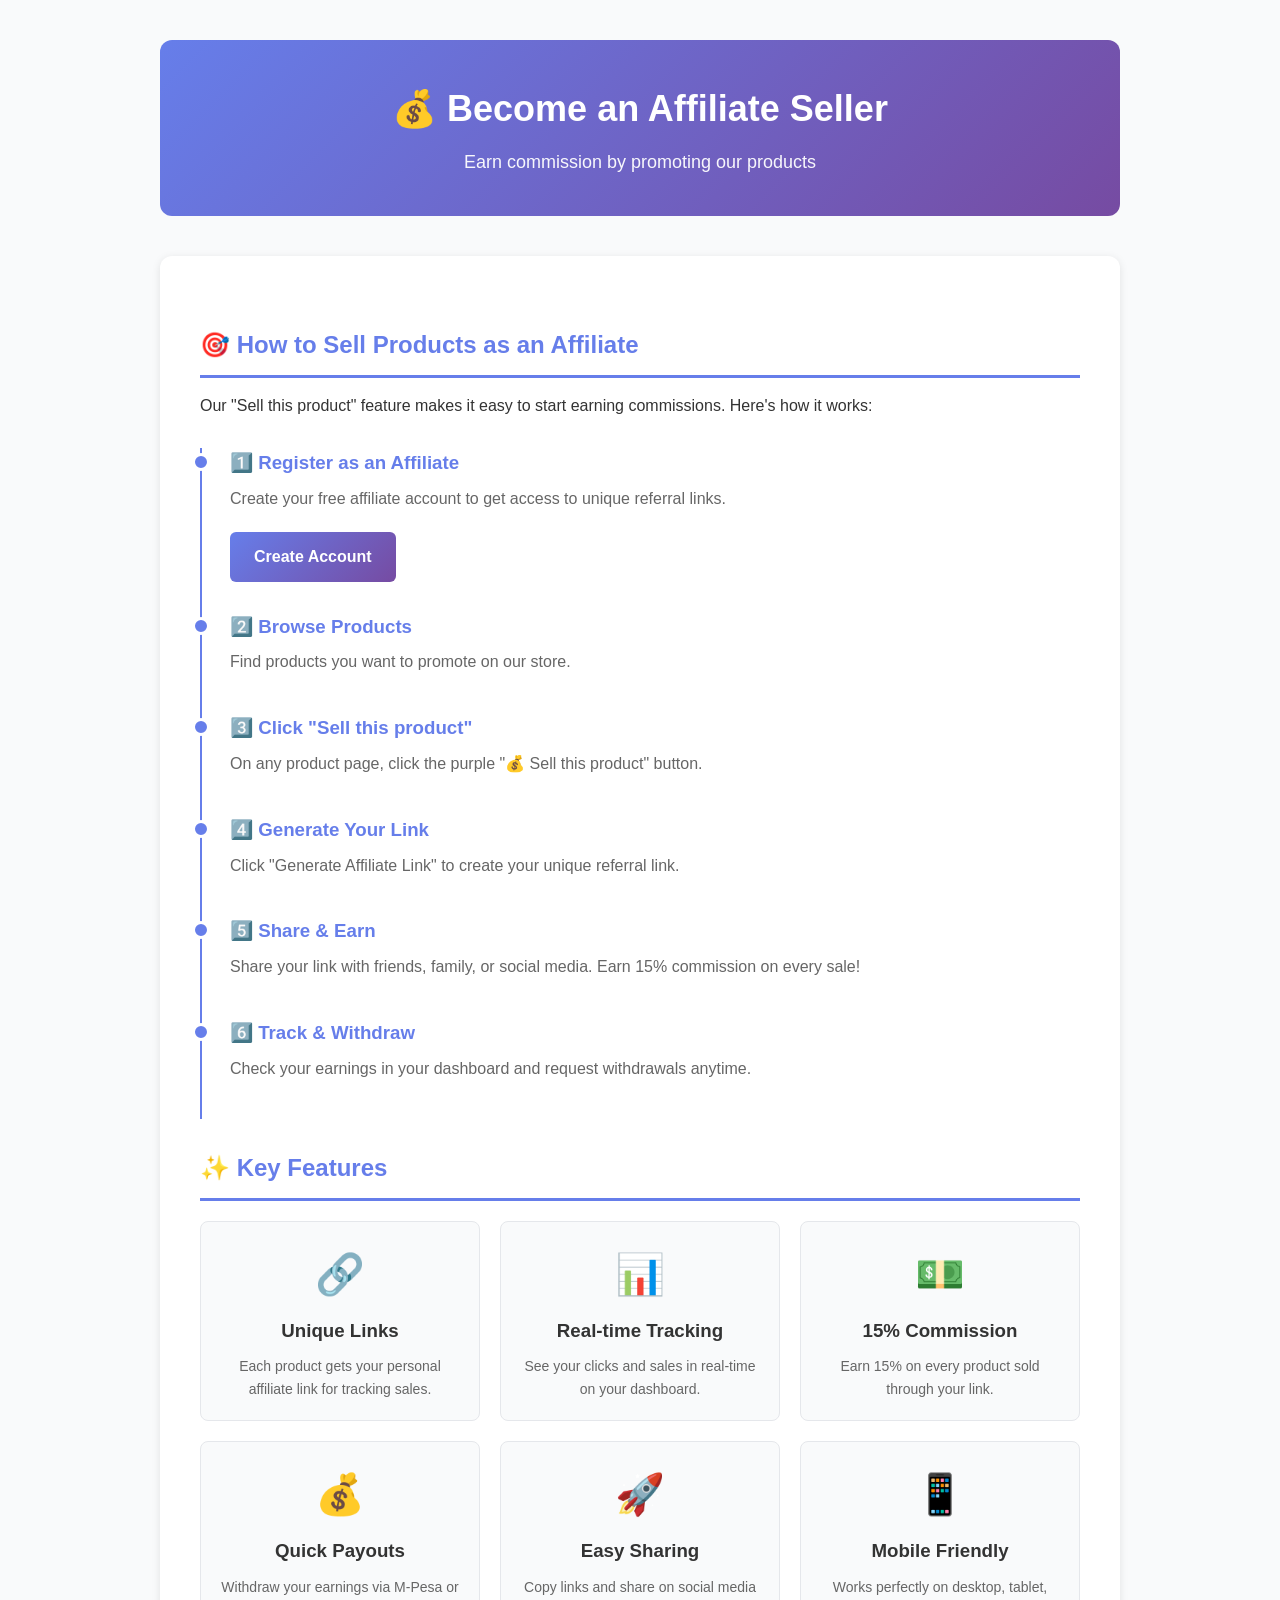
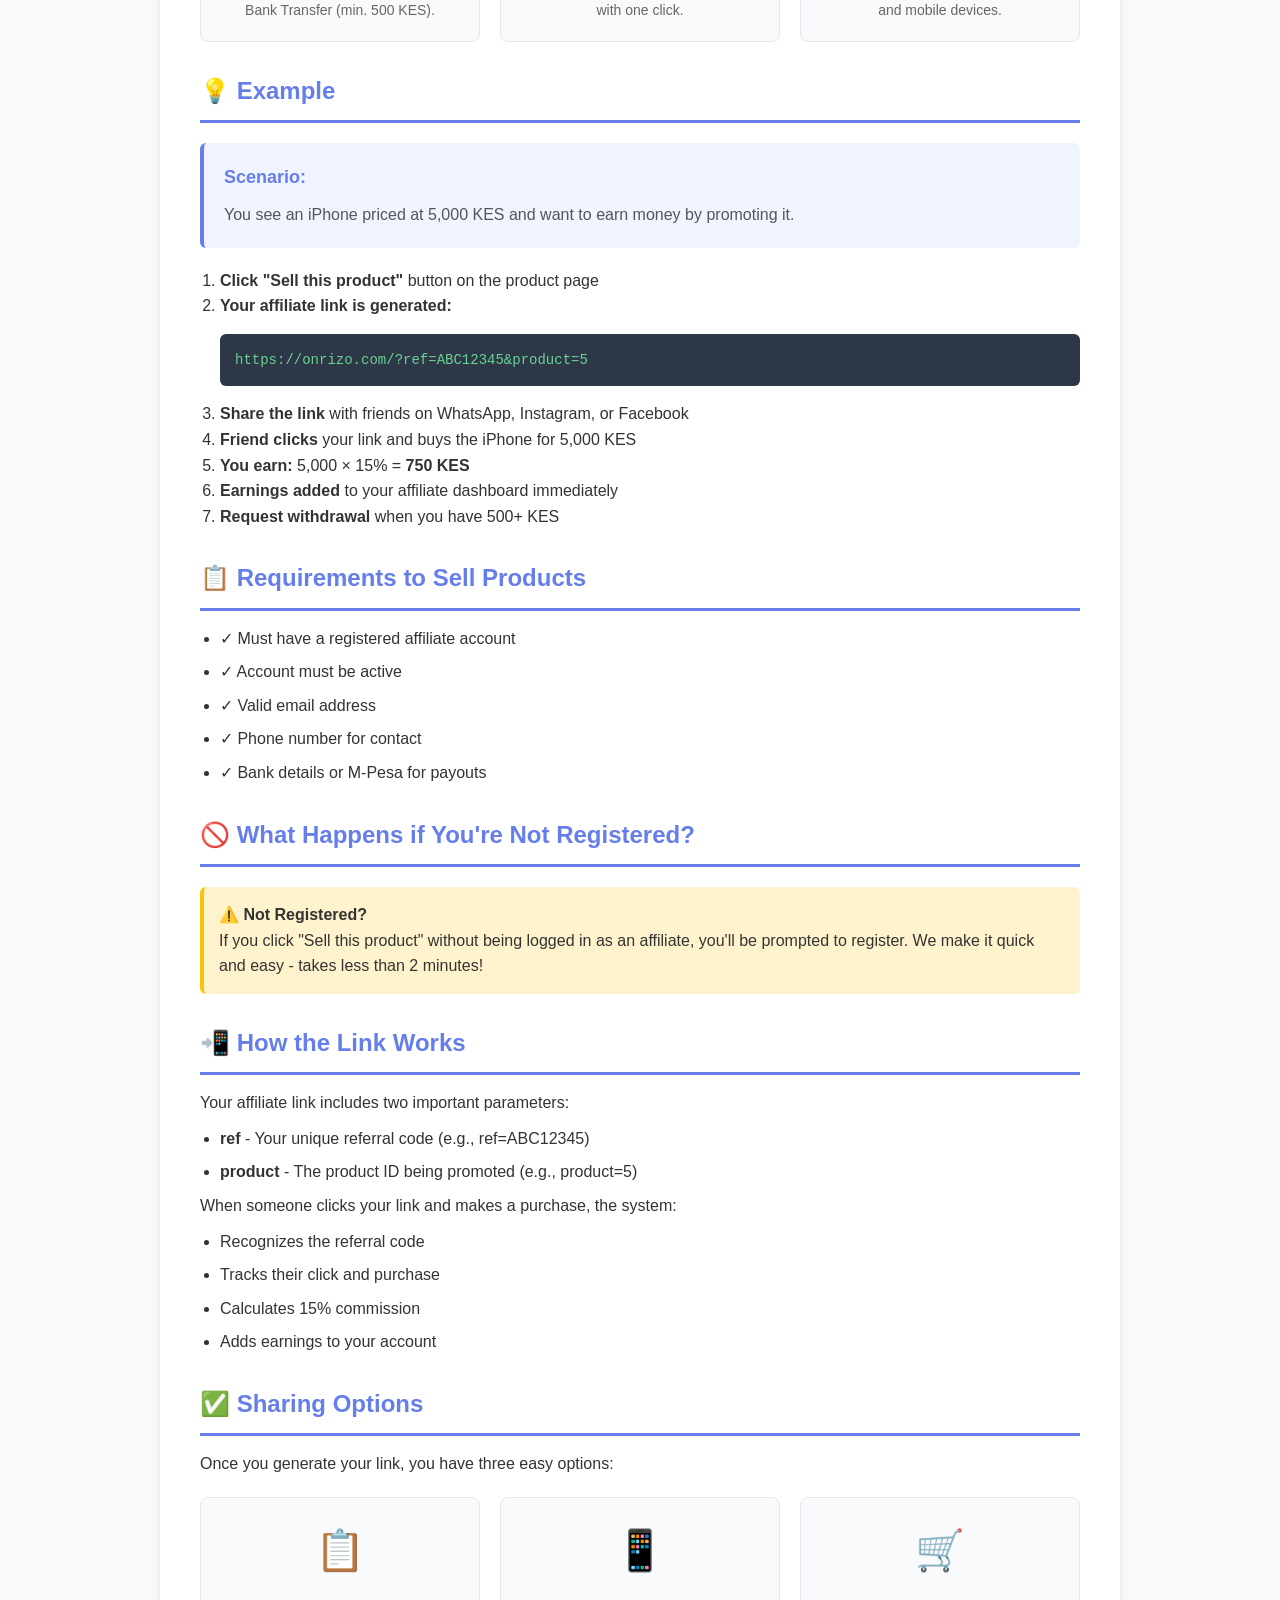
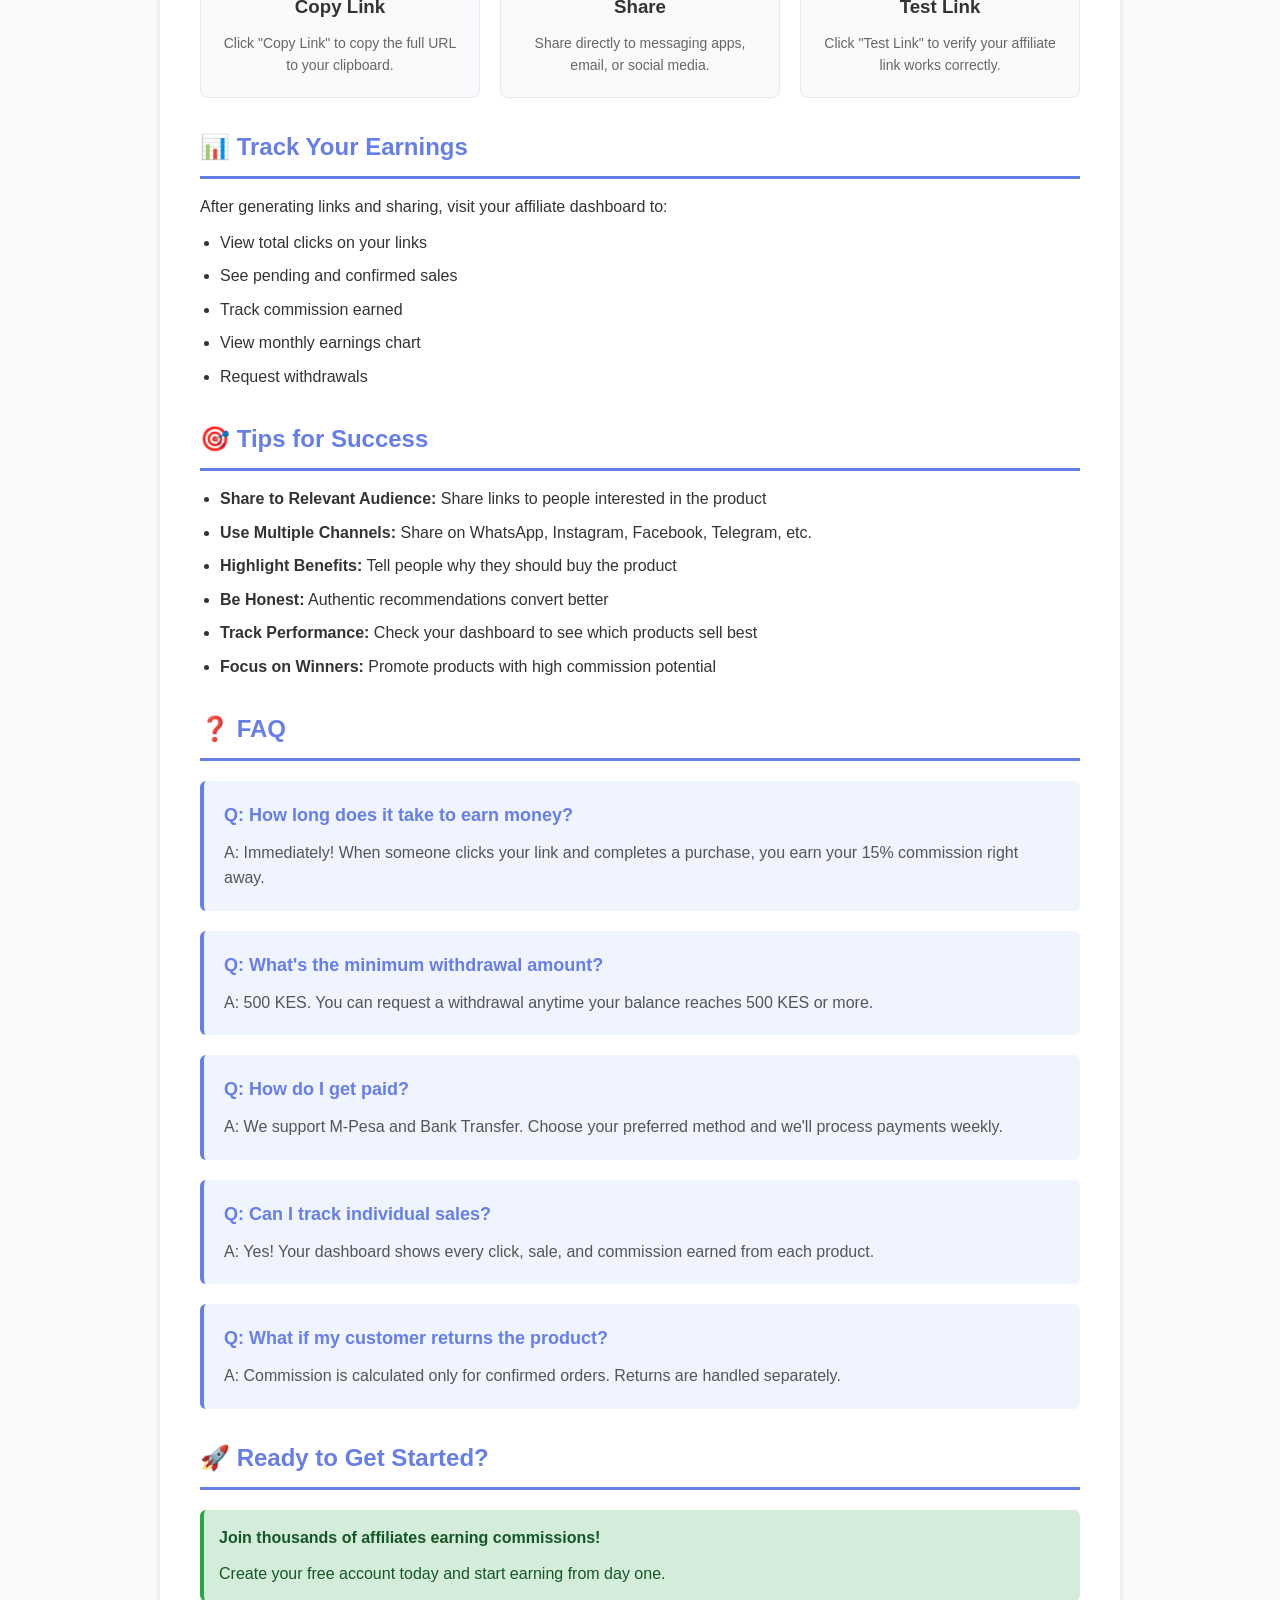
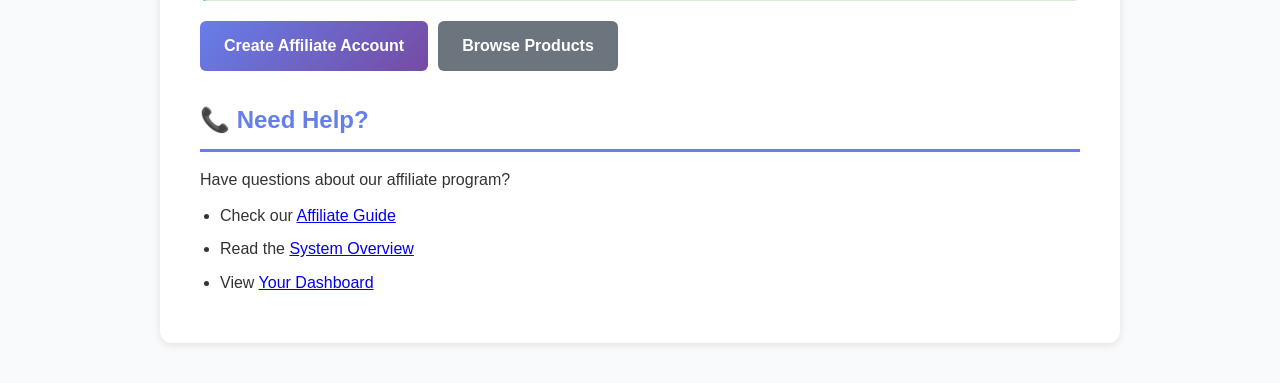
<file: sell_products_guide.html>
<!DOCTYPE html>
<html lang="en">
<head>
    <meta charset="UTF-8">
    <meta name="viewport" content="width=device-width, initial-scale=1.0">
    <title>Sell Products as Affiliate - Onrizo Shop</title>
    <style>
        * {
            margin: 0;
            padding: 0;
            box-sizing: border-box;
        }

        body {
            font-family: 'Segoe UI', Tahoma, Geneva, Verdana, sans-serif;
            background: #f9fafb;
            color: #333;
            line-height: 1.6;
        }

        .container {
            max-width: 1000px;
            margin: 0 auto;
            padding: 40px 20px;
        }

        header {
            background: linear-gradient(135deg, #667eea 0%, #764ba2 100%);
            color: white;
            padding: 40px 20px;
            text-align: center;
            border-radius: 12px;
            margin-bottom: 40px;
        }

        header h1 {
            font-size: 36px;
            margin-bottom: 10px;
        }

        header p {
            font-size: 18px;
            opacity: 0.95;
        }

        .content {
            background: white;
            border-radius: 12px;
            padding: 40px;
            box-shadow: 0 2px 8px rgba(0, 0, 0, 0.1);
        }

        h2 {
            color: #667eea;
            margin: 30px 0 15px 0;
            font-size: 24px;
            border-bottom: 3px solid #667eea;
            padding-bottom: 10px;
        }

        .step {
            background: #f0f4ff;
            border-left: 4px solid #667eea;
            padding: 20px;
            margin: 20px 0;
            border-radius: 6px;
        }

        .step strong {
            color: #667eea;
            font-size: 18px;
        }

        .step p {
            margin-top: 10px;
            color: #555;
        }

        .feature-grid {
            display: grid;
            grid-template-columns: repeat(auto-fit, minmax(280px, 1fr));
            gap: 20px;
            margin: 20px 0;
        }

        .feature-card {
            background: #f9fafb;
            border: 1px solid #e5e7eb;
            border-radius: 8px;
            padding: 20px;
            text-align: center;
        }

        .feature-card .icon {
            font-size: 40px;
            margin-bottom: 10px;
        }

        .feature-card h3 {
            color: #333;
            margin-bottom: 10px;
        }

        .feature-card p {
            font-size: 14px;
            color: #666;
        }

        .btn {
            display: inline-block;
            padding: 12px 24px;
            background: linear-gradient(135deg, #667eea 0%, #764ba2 100%);
            color: white;
            text-decoration: none;
            border-radius: 6px;
            font-weight: 600;
            transition: all 0.3s ease;
            border: none;
            cursor: pointer;
            font-size: 16px;
        }

        .btn:hover {
            transform: translateY(-2px);
            box-shadow: 0 4px 12px rgba(102, 126, 234, 0.4);
        }

        .btn-group {
            display: flex;
            gap: 10px;
            margin-top: 20px;
            flex-wrap: wrap;
        }

        .code-block {
            background: #2d3748;
            color: #68d391;
            padding: 15px;
            border-radius: 6px;
            font-family: 'Courier New', monospace;
            font-size: 14px;
            overflow-x: auto;
            margin: 15px 0;
        }

        .timeline {
            position: relative;
            padding-left: 30px;
            margin: 30px 0;
        }

        .timeline::before {
            content: '';
            position: absolute;
            left: 0;
            top: 0;
            bottom: 0;
            width: 2px;
            background: #667eea;
        }

        .timeline-item {
            position: relative;
            padding-bottom: 30px;
        }

        .timeline-item::before {
            content: '';
            position: absolute;
            left: -38px;
            top: 5px;
            width: 12px;
            height: 12px;
            background: #667eea;
            border-radius: 50%;
            border: 3px solid white;
        }

        .timeline-item h3 {
            color: #667eea;
            margin-bottom: 8px;
        }

        .timeline-item p {
            color: #666;
            margin-bottom: 8px;
        }

        .highlight {
            background: #fff3cd;
            padding: 15px;
            border-radius: 6px;
            border-left: 4px solid #ffc107;
            margin: 20px 0;
        }

        .success {
            background: #d4edda;
            padding: 15px;
            border-radius: 6px;
            border-left: 4px solid #28a745;
            margin: 20px 0;
            color: #155724;
        }

        ul {
            margin-left: 20px;
            margin-top: 10px;
        }

        ul li {
            margin-bottom: 8px;
        }

        @media (max-width: 768px) {
            header h1 {
                font-size: 24px;
            }

            .content {
                padding: 20px;
            }

            .btn-group {
                flex-direction: column;
            }

            .btn {
                width: 100%;
                text-align: center;
            }
        }
    </style>
</head>
<body>
    <div class="container">
        <header>
            <h1>💰 Become an Affiliate Seller</h1>
            <p>Earn commission by promoting our products</p>
        </header>

        <div class="content">
            <h2>🎯 How to Sell Products as an Affiliate</h2>

            <p>Our "Sell this product" feature makes it easy to start earning commissions. Here's how it works:</p>

            <div class="timeline">
                <div class="timeline-item">
                    <h3>1️⃣ Register as an Affiliate</h3>
                    <p>Create your free affiliate account to get access to unique referral links.</p>
                    <div class="btn-group">
                        <a href="affiliate_login.php" class="btn">Create Account</a>
                    </div>
                </div>

                <div class="timeline-item">
                    <h3>2️⃣ Browse Products</h3>
                    <p>Find products you want to promote on our store.</p>
                </div>

                <div class="timeline-item">
                    <h3>3️⃣ Click "Sell this product"</h3>
                    <p>On any product page, click the purple "💰 Sell this product" button.</p>
                </div>

                <div class="timeline-item">
                    <h3>4️⃣ Generate Your Link</h3>
                    <p>Click "Generate Affiliate Link" to create your unique referral link.</p>
                </div>

                <div class="timeline-item">
                    <h3>5️⃣ Share & Earn</h3>
                    <p>Share your link with friends, family, or social media. Earn 15% commission on every sale!</p>
                </div>

                <div class="timeline-item">
                    <h3>6️⃣ Track & Withdraw</h3>
                    <p>Check your earnings in your dashboard and request withdrawals anytime.</p>
                </div>
            </div>

            <h2>✨ Key Features</h2>

            <div class="feature-grid">
                <div class="feature-card">
                    <div class="icon">🔗</div>
                    <h3>Unique Links</h3>
                    <p>Each product gets your personal affiliate link for tracking sales.</p>
                </div>

                <div class="feature-card">
                    <div class="icon">📊</div>
                    <h3>Real-time Tracking</h3>
                    <p>See your clicks and sales in real-time on your dashboard.</p>
                </div>

                <div class="feature-card">
                    <div class="icon">💵</div>
                    <h3>15% Commission</h3>
                    <p>Earn 15% on every product sold through your link.</p>
                </div>

                <div class="feature-card">
                    <div class="icon">💰</div>
                    <h3>Quick Payouts</h3>
                    <p>Withdraw your earnings via M-Pesa or Bank Transfer (min. 500 KES).</p>
                </div>

                <div class="feature-card">
                    <div class="icon">🚀</div>
                    <h3>Easy Sharing</h3>
                    <p>Copy links and share on social media with one click.</p>
                </div>

                <div class="feature-card">
                    <div class="icon">📱</div>
                    <h3>Mobile Friendly</h3>
                    <p>Works perfectly on desktop, tablet, and mobile devices.</p>
                </div>
            </div>

            <h2>💡 Example</h2>

            <div class="step">
                <strong>Scenario:</strong>
                <p>You see an iPhone priced at 5,000 KES and want to earn money by promoting it.</p>
            </div>

            <ol style="margin-left: 20px; margin-top: 20px;">
                <li><strong>Click "Sell this product"</strong> button on the product page</li>
                <li><strong>Your affiliate link is generated:</strong>
                    <div class="code-block">
https://onrizo.com/?ref=ABC12345&product=5
                    </div>
                </li>
                <li><strong>Share the link</strong> with friends on WhatsApp, Instagram, or Facebook</li>
                <li><strong>Friend clicks</strong> your link and buys the iPhone for 5,000 KES</li>
                <li><strong>You earn:</strong> 5,000 × 15% = <strong>750 KES</strong></li>
                <li><strong>Earnings added</strong> to your affiliate dashboard immediately</li>
                <li><strong>Request withdrawal</strong> when you have 500+ KES</li>
            </ol>

            <h2>📋 Requirements to Sell Products</h2>

            <ul>
                <li>✓ Must have a registered affiliate account</li>
                <li>✓ Account must be active</li>
                <li>✓ Valid email address</li>
                <li>✓ Phone number for contact</li>
                <li>✓ Bank details or M-Pesa for payouts</li>
            </ul>

            <h2>🚫 What Happens if You're Not Registered?</h2>

            <div class="highlight">
                <strong>⚠️ Not Registered?</strong>
                <p>If you click "Sell this product" without being logged in as an affiliate, you'll be prompted to register. We make it quick and easy - takes less than 2 minutes!</p>
            </div>

            <h2>📲 How the Link Works</h2>

            <p>Your affiliate link includes two important parameters:</p>

            <ul>
                <li><strong>ref</strong> - Your unique referral code (e.g., ref=ABC12345)</li>
                <li><strong>product</strong> - The product ID being promoted (e.g., product=5)</li>
            </ul>

            <p>When someone clicks your link and makes a purchase, the system:</p>
            <ul>
                <li>Recognizes the referral code</li>
                <li>Tracks their click and purchase</li>
                <li>Calculates 15% commission</li>
                <li>Adds earnings to your account</li>
            </ul>

            <h2>✅ Sharing Options</h2>

            <p>Once you generate your link, you have three easy options:</p>

            <div class="feature-grid">
                <div class="feature-card">
                    <div class="icon">📋</div>
                    <h3>Copy Link</h3>
                    <p>Click "Copy Link" to copy the full URL to your clipboard.</p>
                </div>

                <div class="feature-card">
                    <div class="icon">📱</div>
                    <h3>Share</h3>
                    <p>Share directly to messaging apps, email, or social media.</p>
                </div>

                <div class="feature-card">
                    <div class="icon">🛒</div>
                    <h3>Test Link</h3>
                    <p>Click "Test Link" to verify your affiliate link works correctly.</p>
                </div>
            </div>

            <h2>📊 Track Your Earnings</h2>

            <p>After generating links and sharing, visit your affiliate dashboard to:</p>
            <ul>
                <li>View total clicks on your links</li>
                <li>See pending and confirmed sales</li>
                <li>Track commission earned</li>
                <li>View monthly earnings chart</li>
                <li>Request withdrawals</li>
            </ul>

            <h2>🎯 Tips for Success</h2>

            <ul>
                <li><strong>Share to Relevant Audience:</strong> Share links to people interested in the product</li>
                <li><strong>Use Multiple Channels:</strong> Share on WhatsApp, Instagram, Facebook, Telegram, etc.</li>
                <li><strong>Highlight Benefits:</strong> Tell people why they should buy the product</li>
                <li><strong>Be Honest:</strong> Authentic recommendations convert better</li>
                <li><strong>Track Performance:</strong> Check your dashboard to see which products sell best</li>
                <li><strong>Focus on Winners:</strong> Promote products with high commission potential</li>
            </ul>

            <h2>❓ FAQ</h2>

            <div class="step">
                <strong>Q: How long does it take to earn money?</strong>
                <p>A: Immediately! When someone clicks your link and completes a purchase, you earn your 15% commission right away.</p>
            </div>

            <div class="step">
                <strong>Q: What's the minimum withdrawal amount?</strong>
                <p>A: 500 KES. You can request a withdrawal anytime your balance reaches 500 KES or more.</p>
            </div>

            <div class="step">
                <strong>Q: How do I get paid?</strong>
                <p>A: We support M-Pesa and Bank Transfer. Choose your preferred method and we'll process payments weekly.</p>
            </div>

            <div class="step">
                <strong>Q: Can I track individual sales?</strong>
                <p>A: Yes! Your dashboard shows every click, sale, and commission earned from each product.</p>
            </div>

            <div class="step">
                <strong>Q: What if my customer returns the product?</strong>
                <p>A: Commission is calculated only for confirmed orders. Returns are handled separately.</p>
            </div>

            <h2>🚀 Ready to Get Started?</h2>

            <div class="success">
                <strong>Join thousands of affiliates earning commissions!</strong>
                <p style="margin-top: 10px;">Create your free account today and start earning from day one.</p>
            </div>

            <div class="btn-group">
                <a href="affiliate_login.php" class="btn">Create Affiliate Account</a>
                <a href="index.html" class="btn" style="background: #6c757d;">Browse Products</a>
            </div>

            <h2>📞 Need Help?</h2>

            <p>Have questions about our affiliate program?</p>
            <ul>
                <li>Check our <a href="AFFILIATE_SYSTEM_GUIDE.md">Affiliate Guide</a></li>
                <li>Read the <a href="AFFILIATE_README.md">System Overview</a></li>
                <li>View <a href="affiliate_dashboard.php">Your Dashboard</a></li>
            </ul>
        </div>
    </div>
</body>
</html>
</file>
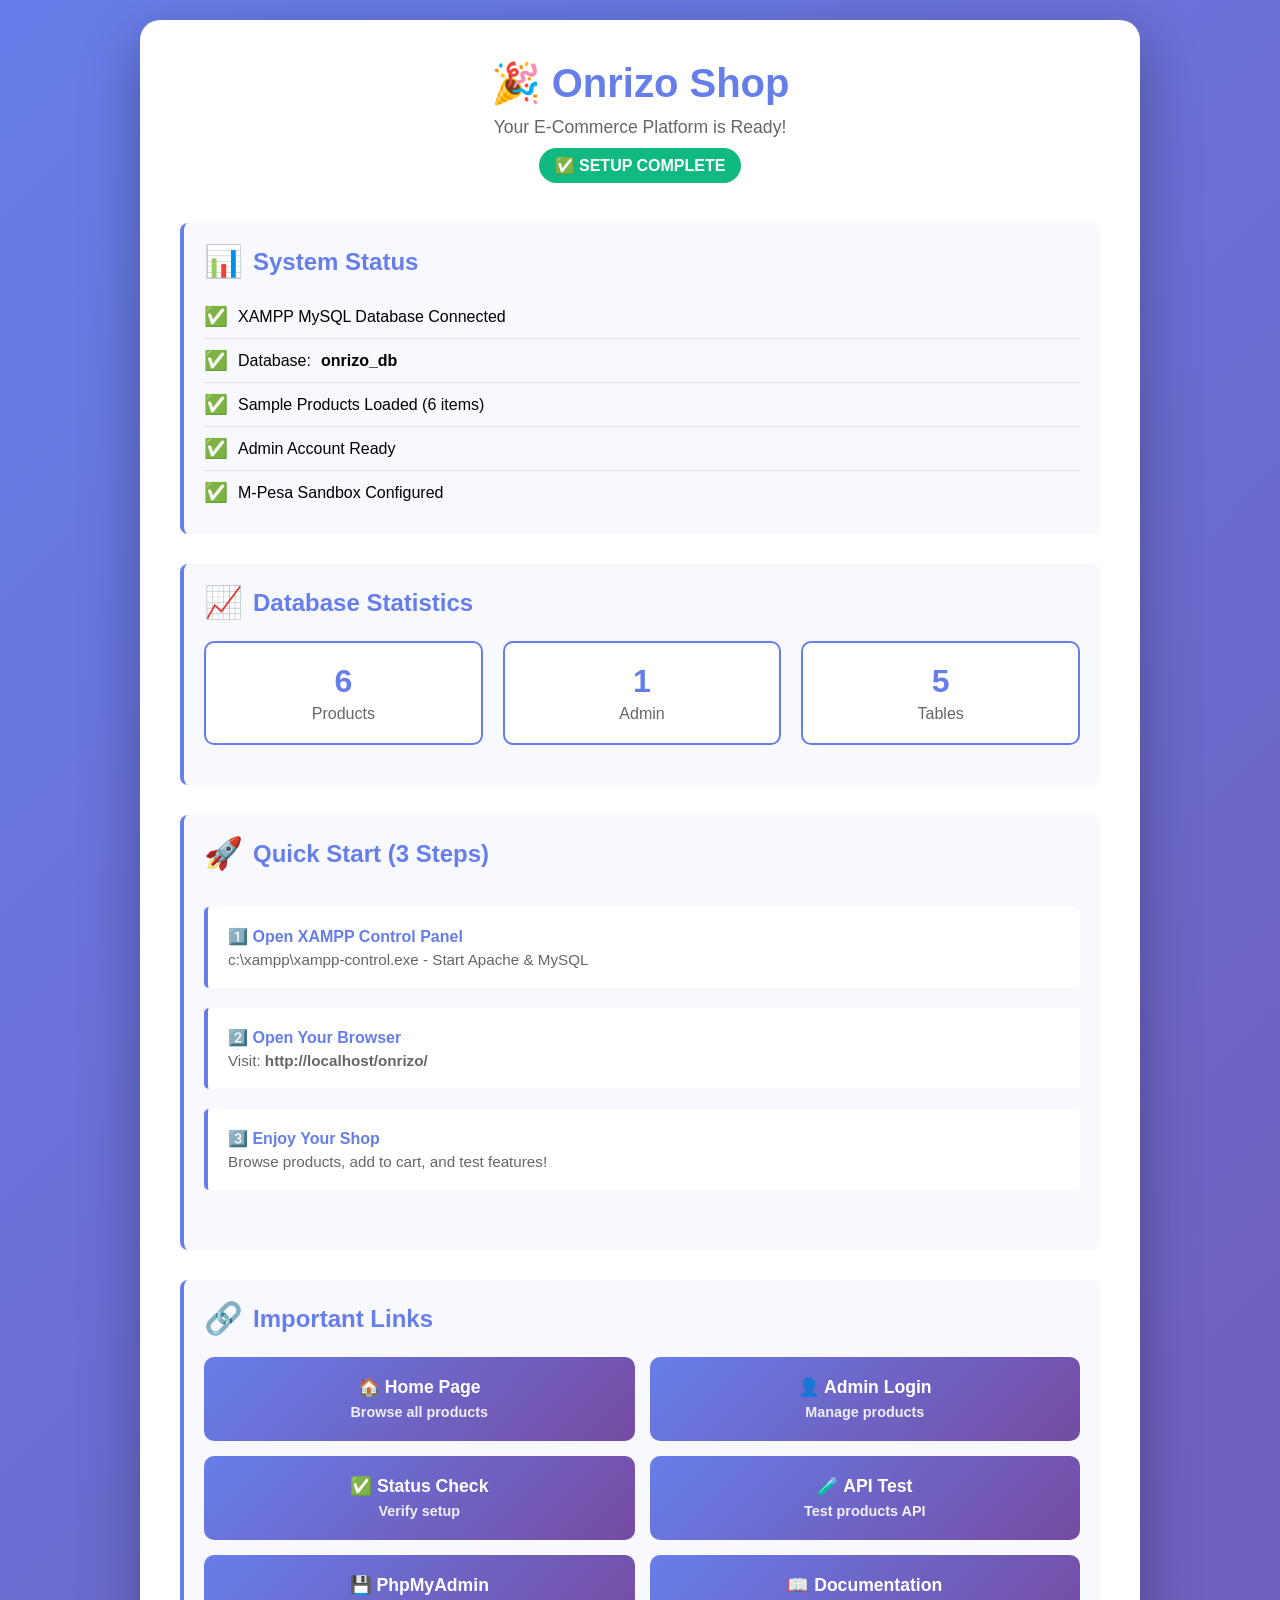
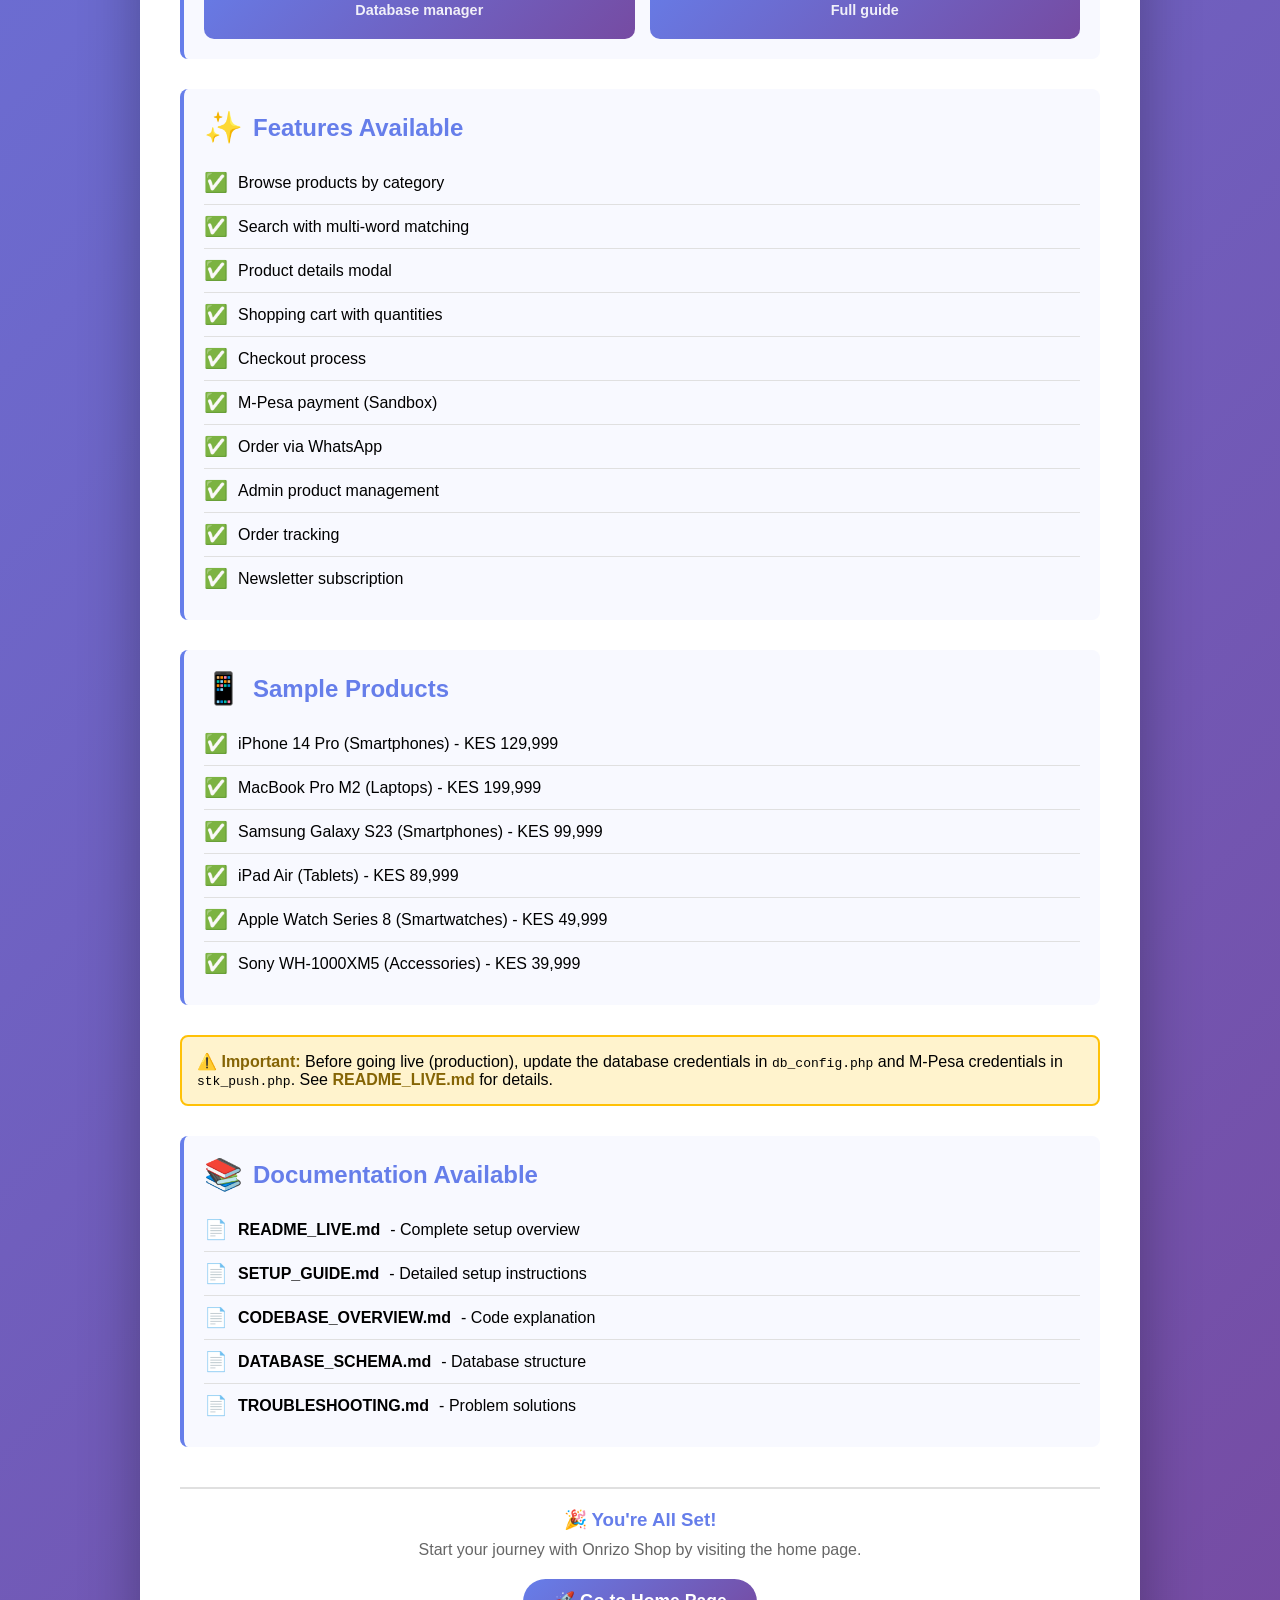
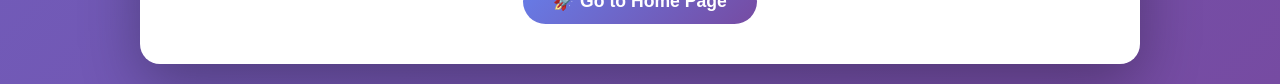
<file: START_HERE.html>
<!DOCTYPE html>
<html lang="en">
<head>
    <meta charset="UTF-8">
    <meta name="viewport" content="width=device-width, initial-scale=1.0">
    <title>✅ Onrizo Shop - Setup Complete</title>
    <style>
        * {
            margin: 0;
            padding: 0;
            box-sizing: border-box;
        }
        
        body {
            font-family: 'Segoe UI', Tahoma, Geneva, Verdana, sans-serif;
            background: linear-gradient(135deg, #667eea 0%, #764ba2 100%);
            min-height: 100vh;
            padding: 20px;
        }
        
        .container {
            max-width: 1000px;
            margin: 0 auto;
            background: white;
            border-radius: 20px;
            padding: 40px;
            box-shadow: 0 20px 60px rgba(0,0,0,0.3);
        }
        
        .header {
            text-align: center;
            margin-bottom: 40px;
        }
        
        .header h1 {
            font-size: 2.5em;
            color: #667eea;
            margin-bottom: 10px;
        }
        
        .header p {
            font-size: 1.1em;
            color: #666;
        }
        
        .success-badge {
            display: inline-block;
            background: #10b981;
            color: white;
            padding: 8px 16px;
            border-radius: 20px;
            font-weight: bold;
            margin-top: 10px;
        }
        
        .section {
            margin: 30px 0;
            padding: 20px;
            border-left: 4px solid #667eea;
            background: #f8f9ff;
            border-radius: 8px;
        }
        
        .section h2 {
            color: #667eea;
            margin-bottom: 15px;
            display: flex;
            align-items: center;
            gap: 10px;
        }
        
        .section ul {
            list-style: none;
            padding-left: 0;
        }
        
        .section li {
            padding: 10px 0;
            border-bottom: 1px solid #e0e0e0;
            display: flex;
            align-items: center;
            gap: 10px;
        }
        
        .section li:last-child {
            border-bottom: none;
        }
        
        .check {
            color: #10b981;
            font-weight: bold;
            font-size: 1.2em;
        }
        
        .links {
            display: grid;
            grid-template-columns: 1fr 1fr;
            gap: 15px;
            margin-top: 20px;
        }
        
        .link-card {
            padding: 20px;
            background: linear-gradient(135deg, #667eea 0%, #764ba2 100%);
            color: white;
            text-decoration: none;
            border-radius: 10px;
            transition: transform 0.2s;
            text-align: center;
            font-weight: bold;
        }
        
        .link-card:hover {
            transform: translateY(-5px);
        }
        
        .link-card .title {
            display: block;
            font-size: 1.1em;
            margin-bottom: 5px;
        }
        
        .link-card .desc {
            font-size: 0.9em;
            opacity: 0.9;
        }
        
        .stats {
            display: grid;
            grid-template-columns: repeat(3, 1fr);
            gap: 20px;
            margin: 20px 0;
        }
        
        .stat-box {
            background: white;
            padding: 20px;
            border-radius: 10px;
            border: 2px solid #667eea;
            text-align: center;
        }
        
        .stat-box .number {
            font-size: 2em;
            color: #667eea;
            font-weight: bold;
        }
        
        .stat-box .label {
            color: #666;
            margin-top: 5px;
        }
        
        .timeline {
            position: relative;
            padding: 20px 0;
        }
        
        .timeline-item {
            padding: 20px;
            margin-bottom: 20px;
            background: white;
            border-left: 4px solid #667eea;
            border-radius: 5px;
        }
        
        .timeline-item .title {
            font-weight: bold;
            color: #667eea;
            margin-bottom: 5px;
        }
        
        .timeline-item .desc {
            color: #666;
            font-size: 0.95em;
        }
        
        .icon {
            font-size: 1.3em;
        }
        
        .warning {
            background: #fff3cd;
            border: 2px solid #ffc107;
            padding: 15px;
            border-radius: 8px;
            margin: 20px 0;
        }
        
        .warning strong {
            color: #856404;
        }
        
        @media (max-width: 768px) {
            .container {
                padding: 20px;
            }
            
            .header h1 {
                font-size: 1.8em;
            }
            
            .links, .stats {
                grid-template-columns: 1fr;
            }
        }
    </style>
</head>
<body>
    <div class="container">
        <div class="header">
            <h1>🎉 Onrizo Shop</h1>
            <p>Your E-Commerce Platform is Ready!</p>
            <span class="success-badge">✅ SETUP COMPLETE</span>
        </div>

        <div class="section">
            <h2><span class="icon">📊</span> System Status</h2>
            <ul>
                <li><span class="check">✅</span> XAMPP MySQL Database Connected</li>
                <li><span class="check">✅</span> Database: <strong>onrizo_db</strong></li>
                <li><span class="check">✅</span> Sample Products Loaded (6 items)</li>
                <li><span class="check">✅</span> Admin Account Ready</li>
                <li><span class="check">✅</span> M-Pesa Sandbox Configured</li>
            </ul>
        </div>

        <div class="section">
            <h2><span class="icon">📈</span> Database Statistics</h2>
            <div class="stats">
                <div class="stat-box">
                    <div class="number">6</div>
                    <div class="label">Products</div>
                </div>
                <div class="stat-box">
                    <div class="number">1</div>
                    <div class="label">Admin</div>
                </div>
                <div class="stat-box">
                    <div class="number">5</div>
                    <div class="label">Tables</div>
                </div>
            </div>
        </div>

        <div class="section">
            <h2><span class="icon">🚀</span> Quick Start (3 Steps)</h2>
            <div class="timeline">
                <div class="timeline-item">
                    <div class="title">1️⃣ Open XAMPP Control Panel</div>
                    <div class="desc">c:\xampp\xampp-control.exe - Start Apache & MySQL</div>
                </div>
                <div class="timeline-item">
                    <div class="title">2️⃣ Open Your Browser</div>
                    <div class="desc">Visit: <strong>http://localhost/onrizo/</strong></div>
                </div>
                <div class="timeline-item">
                    <div class="title">3️⃣ Enjoy Your Shop</div>
                    <div class="desc">Browse products, add to cart, and test features!</div>
                </div>
            </div>
        </div>

        <div class="section">
            <h2><span class="icon">🔗</span> Important Links</h2>
            <div class="links">
                <a href="http://localhost/onrizo/" class="link-card" target="_blank">
                    <span class="title">🏠 Home Page</span>
                    <span class="desc">Browse all products</span>
                </a>
                <a href="http://localhost/onrizo/admin/login.php" class="link-card" target="_blank">
                    <span class="title">👤 Admin Login</span>
                    <span class="desc">Manage products</span>
                </a>
                <a href="http://localhost/onrizo/setup_status.php" class="link-card" target="_blank">
                    <span class="title">✅ Status Check</span>
                    <span class="desc">Verify setup</span>
                </a>
                <a href="http://localhost/onrizo/test_api.php" class="link-card" target="_blank">
                    <span class="title">🧪 API Test</span>
                    <span class="desc">Test products API</span>
                </a>
                <a href="http://localhost/phpmyadmin/" class="link-card" target="_blank">
                    <span class="title">💾 PhpMyAdmin</span>
                    <span class="desc">Database manager</span>
                </a>
                <a href="README_LIVE.md" class="link-card" target="_blank">
                    <span class="title">📖 Documentation</span>
                    <span class="desc">Full guide</span>
                </a>
            </div>
        </div>

        <div class="section">
            <h2><span class="icon">✨</span> Features Available</h2>
            <ul>
                <li><span class="check">✅</span> Browse products by category</li>
                <li><span class="check">✅</span> Search with multi-word matching</li>
                <li><span class="check">✅</span> Product details modal</li>
                <li><span class="check">✅</span> Shopping cart with quantities</li>
                <li><span class="check">✅</span> Checkout process</li>
                <li><span class="check">✅</span> M-Pesa payment (Sandbox)</li>
                <li><span class="check">✅</span> Order via WhatsApp</li>
                <li><span class="check">✅</span> Admin product management</li>
                <li><span class="check">✅</span> Order tracking</li>
                <li><span class="check">✅</span> Newsletter subscription</li>
            </ul>
        </div>

        <div class="section">
            <h2><span class="icon">📱</span> Sample Products</h2>
            <ul>
                <li><span class="check">✅</span> iPhone 14 Pro (Smartphones) - KES 129,999</li>
                <li><span class="check">✅</span> MacBook Pro M2 (Laptops) - KES 199,999</li>
                <li><span class="check">✅</span> Samsung Galaxy S23 (Smartphones) - KES 99,999</li>
                <li><span class="check">✅</span> iPad Air (Tablets) - KES 89,999</li>
                <li><span class="check">✅</span> Apple Watch Series 8 (Smartwatches) - KES 49,999</li>
                <li><span class="check">✅</span> Sony WH-1000XM5 (Accessories) - KES 39,999</li>
            </ul>
        </div>

        <div class="warning">
            <strong>⚠️ Important:</strong> Before going live (production), update the database credentials in <code>db_config.php</code> and M-Pesa credentials in <code>stk_push.php</code>. See <strong>README_LIVE.md</strong> for details.
        </div>

        <div class="section">
            <h2><span class="icon">📚</span> Documentation Available</h2>
            <ul>
                <li><span class="check">📄</span> <strong>README_LIVE.md</strong> - Complete setup overview</li>
                <li><span class="check">📄</span> <strong>SETUP_GUIDE.md</strong> - Detailed setup instructions</li>
                <li><span class="check">📄</span> <strong>CODEBASE_OVERVIEW.md</strong> - Code explanation</li>
                <li><span class="check">📄</span> <strong>DATABASE_SCHEMA.md</strong> - Database structure</li>
                <li><span class="check">📄</span> <strong>TROUBLESHOOTING.md</strong> - Problem solutions</li>
            </ul>
        </div>

        <div style="text-align: center; margin-top: 40px; padding-top: 20px; border-top: 2px solid #e0e0e0;">
            <h3 style="color: #667eea; margin-bottom: 10px;">🎉 You're All Set!</h3>
            <p style="color: #666; margin-bottom: 20px;">Start your journey with Onrizo Shop by visiting the home page.</p>
            <a href="http://localhost/onrizo/" style="display: inline-block; background: linear-gradient(135deg, #667eea 0%, #764ba2 100%); color: white; padding: 12px 30px; border-radius: 25px; text-decoration: none; font-weight: bold; font-size: 1.1em;">
                🚀 Go to Home Page
            </a>
        </div>
    </div>
</body>
</html>
</file>
<file: styles.css>
/* Global styles */
body {
    font-family: Arial, sans-serif;
    margin: 0;
    padding: 0;
    display: flex;
    flex-direction: column;
    min-height: 100vh; /* Ensures footer stays at bottom */
}

/* Header Styles */
header {
    display: block;
    padding: 12px 16px 8px 16px;
    position: relative;
    background: linear-gradient(135deg, #f8f9fa 0%, #ffffff 100%);
    border-bottom: 2px solid #e0e0e0;
}

.header-top {
    display: block;
    text-align: left;
}

.header-middle {
    display: block;
    text-align: left;
    margin-top: 6px;
}

.header-bottom {
    display: block;
    text-align: right;
    margin-top: 6px;
}

/* Logo */
.logo {
    height: 70px;
    width: auto;
    object-fit: contain;
    display: inline-block;
}

header h1 {
    font-size: 28px;
    font-family: sans-serif;
    color: rgb(255, 136, 39);
    display: inline-block;
    border-right: 3px solid #000;
    white-space: nowrap;
    overflow: hidden;
    margin: 0;
    padding: 0 8px;
}

.cursor {
    display: inline-block;
    width: 3px;
    background: black;
    animation: blink 0.7s steps(2, start) infinite;
}

@keyframes blink {
    50% { background-color: transparent; }
}

/* Hamburger Menu */
.hamburger {
    display: none;
    flex-direction: column;
    cursor: pointer;
    gap: 5px;
    margin-left: auto;
}

.hamburger span {
    width: 25px;
    height: 3px;
    background: #0270df;
    border-radius: 2px;
    transition: all 0.3s ease;
}

.hamburger.active span:nth-child(1) {
    transform: rotate(45deg) translate(10px, 10px);
}

.hamburger.active span:nth-child(2) {
    opacity: 0;
}

.hamburger.active span:nth-child(3) {
    transform: rotate(-45deg) translate(7px, -7px);
}

/* Navigation */
nav {
    background-color: #0270df;
    padding: 1px 0;
}

nav ul {
    list-style-type: none;
    margin: 0;
    padding: 6px 12px;
    display: flex;
    flex-wrap: wrap;
    justify-content: flex-start; /* left aligned menu */
    gap: 8px;
}

nav ul li {
    display: flex;
}

nav ul li a {
    text-decoration: none;
    color: rgb(248, 248, 250);
    font-weight: bold;
    transition: color 0.3s ease;
    /* remove left/right padding as requested */
    padding-left: 0;
    padding-right: 0;
    padding-top: 5px;
    padding-bottom: 5px;
}

nav ul li a:hover {
    color: rgb(224, 166, 166);
    text-decoration: underline rgb(255, 200, 192) solid 1px;
}

/* Mobile Navigation */
@media screen and (max-width: 768px) {
    .hamburger {
        display: flex;
    }
    
    nav {
        display: none;
        position: absolute;
        top: 100%;
        left: 0;
        right: 0;
        background-color: #0270df;
        flex-direction: column;
        padding: 10px 0;
        z-index: 1000;
    }
    
    nav.active {
        display: flex;
    }
    
    nav ul {
        flex-direction: column;
        align-items: stretch;
    }
    
    nav ul li {
        margin: 5px 0;
        padding: 10px 0;
        border-bottom: 1px solid rgba(255, 255, 255, 0.1);
    }
    
    nav ul li:last-child {
        border-bottom: none;
    }
    
    nav ul li a {
        display: block;
        text-align: center;
    }
}

/* Move admin/logout button from sidebar bottom to top-right of the page */
.sidebar a[href*="logout.php"] {
    position: fixed;
    top: 12px;
    right: 16px;
    background: #667eea;
    color: #fff !important;
    padding: 8px 12px;
    border-radius: 8px;
    z-index: 1100;
    box-shadow: 0 4px 12px rgba(0,0,0,0.12);
}

/* Ensure the moved logout button is visible on mobile as well */
@media screen and (max-width: 768px) {
    .sidebar a[href*="logout.php"] {
        top: 8px;
        right: 12px;
        padding: 8px 10px;
    }
}

/* Admin button for public pages (moves Admin link to top-right) */
.admin-btn {
    position: fixed; /* fixed to viewport */
    top: 14px;
    right: 18px;
    width: 44px;
    height: 44px;
    display: inline-flex;
    align-items: center;
    justify-content: center;
    background: #667eea;
    color: #fff;
    padding: 0;
    border-radius: 999px; /* circular */
    text-decoration: none;
    z-index: 1400;
    box-shadow: 0 8px 20px rgba(0,0,0,0.18);
    transition: transform 0.12s ease, box-shadow 0.12s ease, background 0.12s ease;
    border: 2px solid rgba(255,255,255,0.12);
}

.admin-btn svg { width: 20px; height: 20px; color: #fff; }

.admin-btn:hover { transform: translateY(-3px); box-shadow: 0 12px 26px rgba(0,0,0,0.22); background:#5a6be0 }

@media screen and (max-width: 768px) {
    .admin-btn { top: 10px; right: 10px; width:40px; height:40px; }
}

/* screen-reader only helper */
.sr-only { position: absolute !important; height: 1px; width: 1px; overflow: hidden; clip: rect(1px, 1px, 1px, 1px); white-space: nowrap; }

main {
    flex: 1;
    padding: 2px;
}

#searchInput {
    flex: 1;
    padding: 15px;
    border: 1px solid #ccc;
    border-radius: 5px;
    font-size: 16px;
}

.search-bar {
    width: 100%;
    max-width: 900px;
    margin: 20px auto;
    display: flex;
    gap: 10px;
    align-items: center;
}

.location-btn {
    display: inline-flex;
    align-items: center;
    justify-content: center;
    gap: 6px;
    padding: 10px 12px;
    border-radius: 6px;
    border: 1px solid #ddd;
    background: #fff;
    cursor: pointer;
    font-size: 14px;
}

.location-select {
    padding: 10px 12px;
    border-radius: 6px;
    border: 1px solid #ddd;
    background: #fff;
}

.location-filters {
    display: flex;
    gap: 10px;
    align-items: center;
}

.location-filters.hidden {
    display: none;
}

@media (max-width: 768px) {
    .search-bar {
        flex-direction: column;
        align-items: stretch;
    }
}

#products {
    display: grid;
    grid-gap: 15px;
    padding: 20px;
}

.product.skeleton {
    background: #f0f0f0;
    border-radius: 12px;
    overflow: hidden;
    position: relative;
    min-height: 240px;
}

.product.skeleton::after {
    content: "";
    position: absolute;
    inset: 0;
    background: linear-gradient(90deg, rgba(240,240,240,0) 0%, rgba(255,255,255,0.6) 50%, rgba(240,240,240,0) 100%);
    animation: shimmer 1.4s infinite;
}

.product.skeleton .skeleton-block {
    background: #e2e2e2;
    border-radius: 6px;
    margin: 12px;
}

.product.skeleton .skeleton-img {
    height: 140px;
}

.product.skeleton .skeleton-line {
    height: 14px;
}

.product.skeleton .skeleton-line.short {
    width: 60%;
}

@keyframes shimmer {
    0% { transform: translateX(-100%); }
    100% { transform: translateX(100%); }
}

/* FIX UNEVEN PRODUCT CARD WIDTHS ON MOBILE */
.product {
    border: none;
    padding: 5px;
    text-align: center;
    box-shadow: 0 4px 8px rgba(0,0,0,0.1);
    border-radius: 12px;
    cursor: pointer;
    transition: all 0.3s ease;
    background: white;
}

.product:hover {
    transform: translateY(-8px);
    box-shadow: 0 8px 16px rgba(0,0,0,0.15);
}

.product img {
    max-width: 100%;
    height: auto;
    border-radius: 6px;
    transition: all 0.3s ease;
}

.product h2 {
    font-size: 18px;
    font-weight: bold;
    color: #333;
    margin: 12px 0;
    display: -webkit-box;
    -webkit-line-clamp: 2;
    line-clamp: 2;
    -webkit-box-orient: vertical;
    overflow: hidden;
    text-overflow: ellipsis;
}

.product p {
    font-size: 16px;
    color: #ff8800;
    font-weight: bold;
    margin: 8px 0;
}

/* Responsive Grid */
@media screen and (max-width: 768px) {
    #products {
        grid-template-columns: repeat(2, 1fr);
        grid-gap: 10px;
        padding: 10px;
    }
    
    .product {
        padding: 10px;
    }
}

@media screen and (min-width: 769px) {
    #products {
        grid-template-columns: repeat(auto-fill, minmax(250px, 1fr));
    }
}

/* Modal Styles */
.modal {
    display: none;
    position: fixed;
    z-index: 1000;
    left: 0;
    top: 0;
    width: 100%;
    height: 100%;
    overflow: auto;
    background-color: rgba(0, 0, 0, 0.5);
}

.modal-content {
    background-color: #fff;
    margin: 5% auto;
    padding: 30px;
    width: 90%;
    max-width: 600px;
    border-radius: 15px;
    box-shadow: 0 10px 40px rgba(0,0,0,0.3);
}
/* make modal content scroll internally so footer buttons move with content */
.modal-content {
    max-height: calc(100vh - 100px);
    overflow-y: auto;
}

.modal-content h2 {
    color: #333;
    margin-top: 0;
}

.modal-content p {
    color: #666;
    line-height: 1.6;
}

.modal-desc {
    line-height: 1.6;
}

.modal-desc.collapsed {
    max-height: 140px;
    overflow: hidden;
    position: relative;
}

.modal-desc.collapsed::after {
    content: "";
    position: absolute;
    left: 0;
    right: 0;
    bottom: 0;
    height: 50px;
    background: linear-gradient(180deg, rgba(255,255,255,0), rgba(255,255,255,1));
}

.modal-desc-toggle {
    display: inline-block;
    margin-top: 6px;
    font-size: 14px;
    color: #007bff;
    font-weight: 600;
    text-decoration: none;
}

.modal-desc-toggle:hover { text-decoration: underline; }

.modal-content img {
    width: 100%;
    max-width: 100%;
    border-radius: 10px;
    margin: 15px 0;
}

/* Toast notifications (used for Add to Cart confirmations) */
.onrizo-toast { pointer-events: auto; font-family: inherit; }

#toastContainer { pointer-events: none; }

/* short description on product cards */
.product-desc {
    font-size: 13px;
    color: #666;
    margin-top: 8px;
    min-height: 40px;
    overflow: hidden;
    text-overflow: ellipsis;
}

.modal-content .btns {
    display: flex;
    gap: 10px;
    margin-top: 20px;
    justify-content: space-between;
}

/* ensure modal buttons are not fixed and scroll with content */
.modal-content .btns { position: static; }

.modal-content button {
    flex: 1;
    padding: 12px 20px;
    border: none;
    border-radius: 8px;
    font-weight: bold;
    cursor: pointer;
    transition: all 0.3s ease;
    font-size: 14px;
}

.whatsapp-btn {
    background-color: #25D366;
    color: white;
}

.whatsapp-btn:hover {
    background-color: #1fa755;
    transform: scale(1.02);
}

.add-to-cart {
    background-color: #007bff;
    color: white;
}

.add-to-cart:hover {
    background-color: #0056b3;
    transform: scale(1.02);
}

.close {
    color: #aaa;
    float: right;
    font-size: 28px;
    font-weight: bold;
    cursor: pointer;
    transition: color 0.3s;
}

.close:hover,
.close:focus {
    color: #000;
}

/* Advertisement Section */
.advertisement-section {
    position: relative;
    width: 100%;
    height: 400px;
    overflow: hidden;
    border-radius: none;
    background: #111 url('pics/banner.png') center/cover no-repeat;
    margin-bottom: 20px;
    z-index: 1;
}

.advertisement-section img {
    position: absolute;
    top: 0;
    left: 0;
    width: 100%;
    height: 100%;
    object-fit: cover;
    opacity: 0;
    transition: opacity 1s ease-in-out;
}

.advertisement-section img.active {
    opacity: 1;
    z-index: 2;
}

@media screen and (max-width: 768px) {
    .advertisement-section {
        height: 160px;
    }
}

.main-image {
    width: 100%;
    max-width: 300px;
    display: block;
    margin: 10px auto;
    border-radius: 10px;
    transition: transform 0.3s ease;
}

.extra-images {
    display: flex;
    justify-content: center;
    flex-wrap: wrap;
    gap: 8px;
    margin-top: 10px;
}

.extra-images img.thumb {
    width: 70px;
    height: 70px;
    object-fit: cover;
    border-radius: 6px;
    border: 1px solid #ccc;
    cursor: pointer;
    transition: transform 0.2s;
}

.extra-images img.thumb:hover {
    transform: scale(1.1);
}

/* Footer Styles */
footer {
    background: #49336d;
    color: #eee;
    padding: 40px 20px 10px;
    font-family: "Poppins", sans-serif;
}

.footer-container {
    display: grid;
    grid-template-columns: repeat(auto-fit, minmax(230px, 1fr));
    gap: 30px;
    margin-bottom: 20px;
}

.footer-section h3,
.footer-section h4 {
    color: #fff;
    margin-bottom: 10px;
    font-size: 1.2rem;
}

.footer-section p,
.footer-section li {
    font-size: 0.95rem;
    line-height: 1.6;
    color: #ccc;
}

.footer-section ul {
    list-style: none;
    padding: 0;
}

.footer-section ul li a {
    color: #aaa;
    text-decoration: none;
    transition: color 0.3s;
}

.footer-section ul li a:hover {
    color: #fff;
}

.social-icons a img {
    width: 28px;
    height: 28px;
    margin-right: 10px;
    transition: transform 0.3s;
}

.social-icons a:hover img {
    transform: scale(1.1);
}

.footer-section.newsletter input {
    width: 100%;
    padding: 8px;
    border-radius: 6px;
    border: none;
    margin-bottom: 8px;
    outline: none;
}

.footer-section.newsletter button {
    background: #ff6b00;
    color: #fff;
    border: none;
    padding: 8px 14px;
    border-radius: 6px;
    cursor: pointer;
    transition: background 0.3s;
}

.footer-section.newsletter button:hover {
    background: #e85b00;
}

.footer-bottom {
    text-align: center;
    font-size: 0.85rem;
    color: #aaa;
    border-top: 1px solid #b3aaaa;
    padding-top: 10px;
}

#floatingCart {
    position: fixed;
    right: 20px;
    top: 50%;
    transform: translateY(-50%);
    background: #007bff;
    color: #fff;
    padding: 12px 18px;
    border-radius: 50px;
    font-size: 16px;
    text-decoration: none;
    display: none;
    box-shadow: 0 4px 12px rgba(0,0,0,0.2);
    z-index: 999;
    transition: transform 0.2s ease, opacity 0.2s ease;
}

#floatingCart:hover {
    transform: translateY(-50%) scale(1.05);
}

/* Page Loader */
#pageLoader {
    position: fixed;
    inset: 0;
    background: rgba(255,255,255,0.9);
    display: flex;
    align-items: center;
    justify-content: center;
    z-index: 9999;
    opacity: 0;
    pointer-events: none;
    transition: opacity 0.25s ease;
}

#pageLoader.active {
    opacity: 1;
    pointer-events: all;
}

#pageLoader .spinner {
    width: 60px;
    height: 60px;
    border: 5px solid #e6e6e6;
    border-top-color: #007bff;
    border-radius: 50%;
    animation: spin 1s linear infinite;
}

#pageLoader .loader-text {
    margin-top: 12px;
    font-size: 14px;
    color: #333;
    text-align: center;
}

@keyframes spin {
    to { transform: rotate(360deg); }
}
</file>
